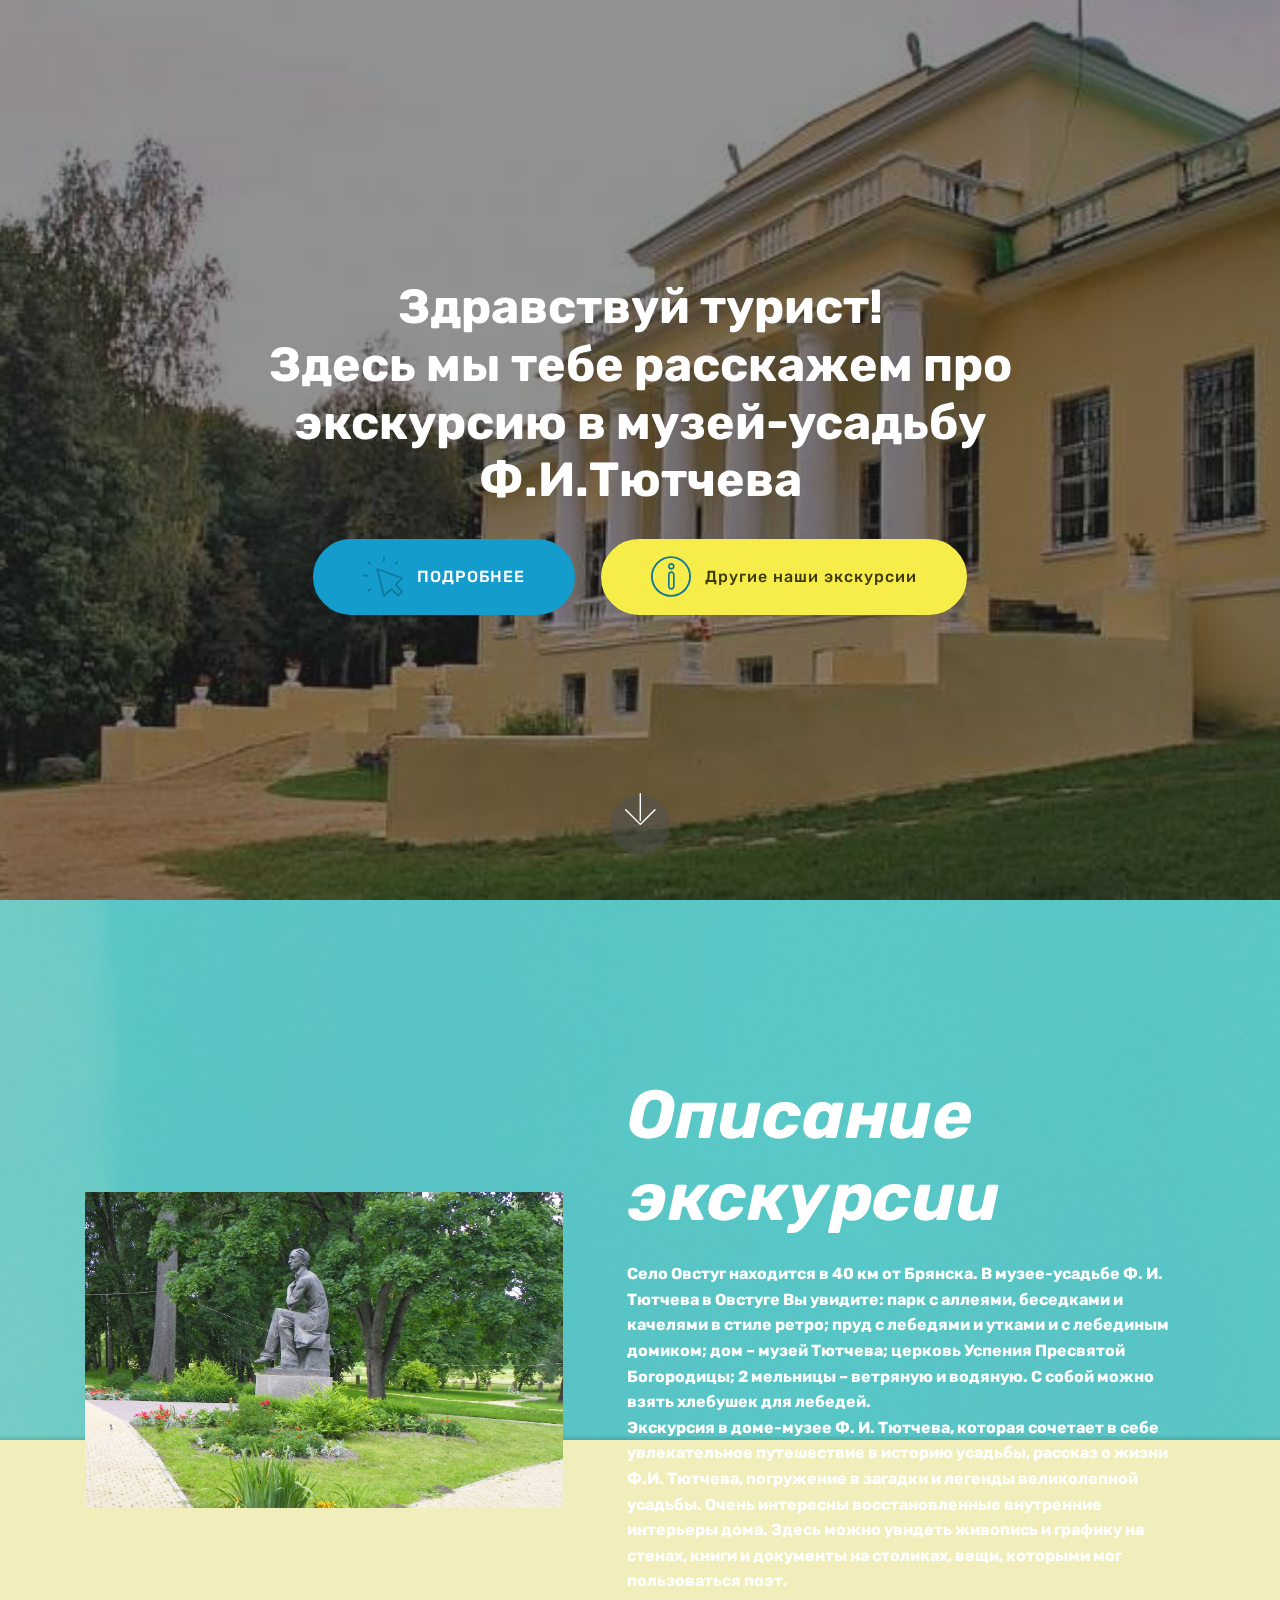
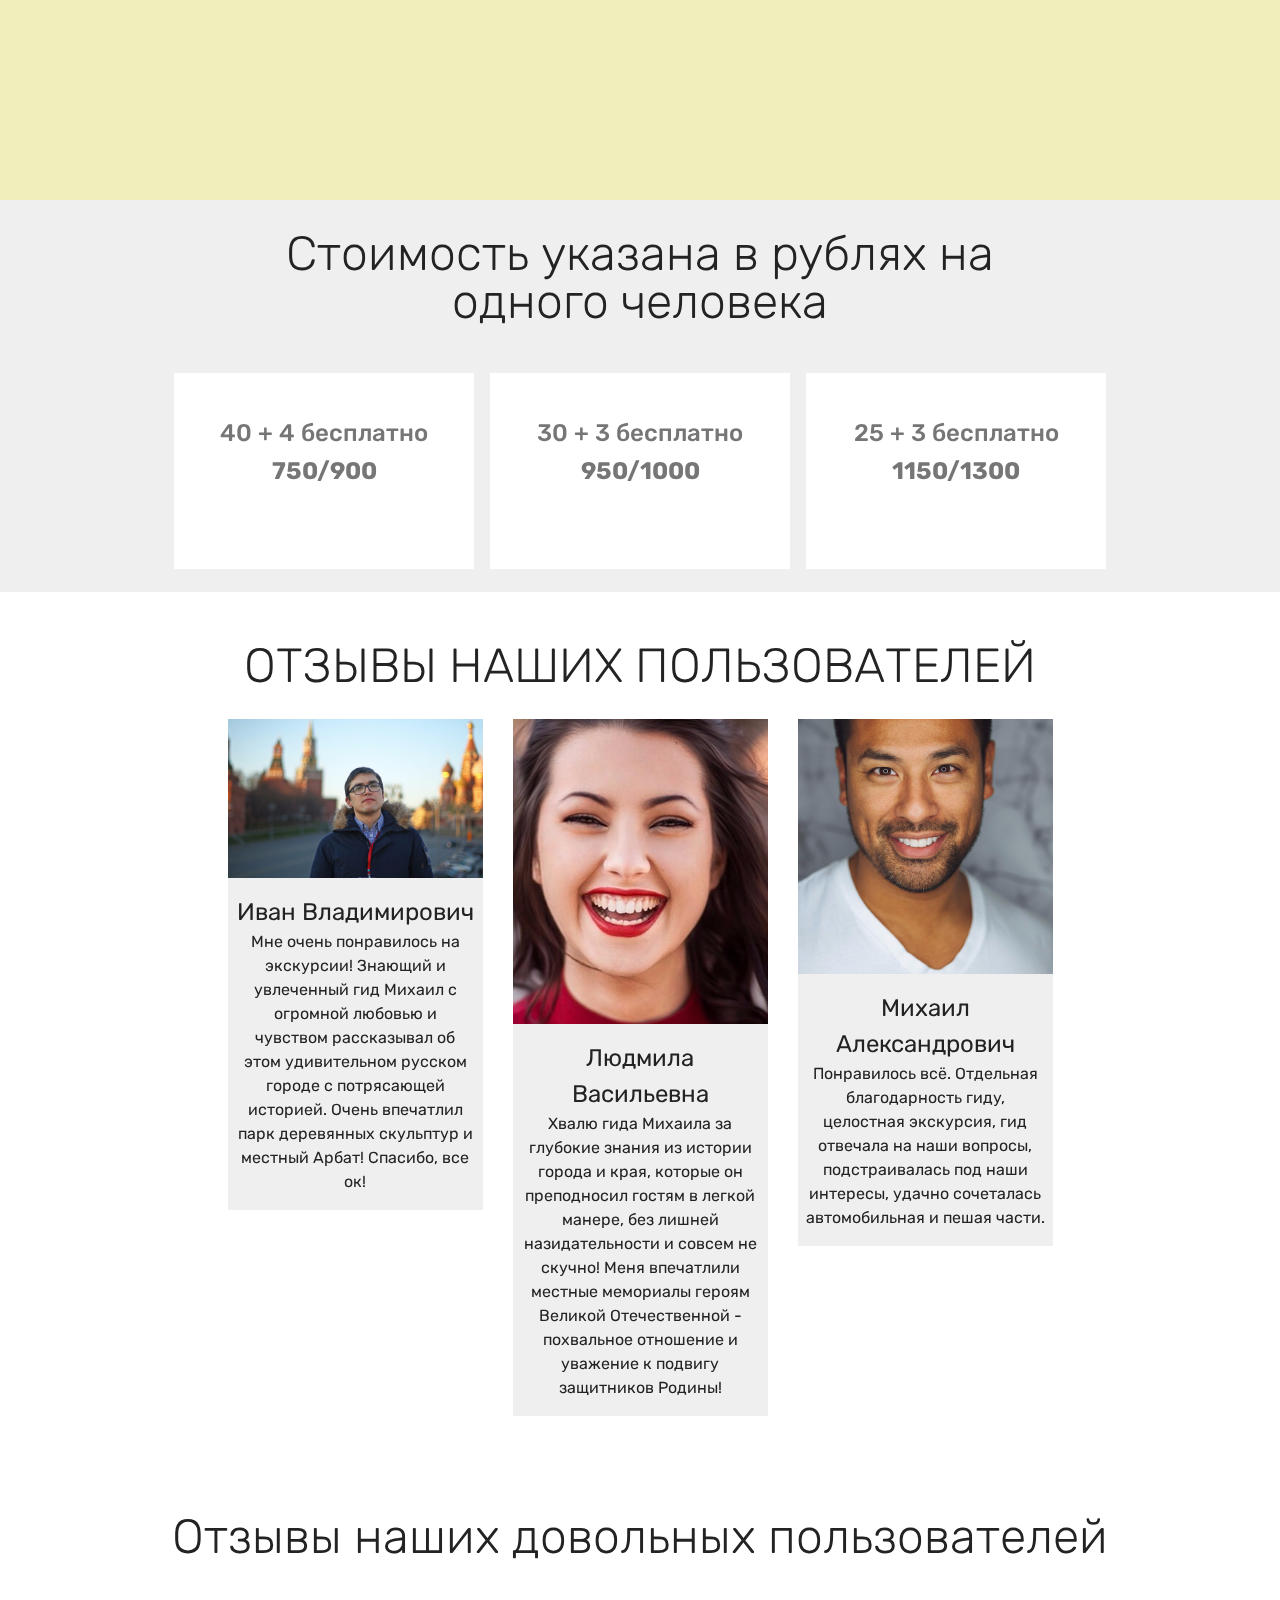
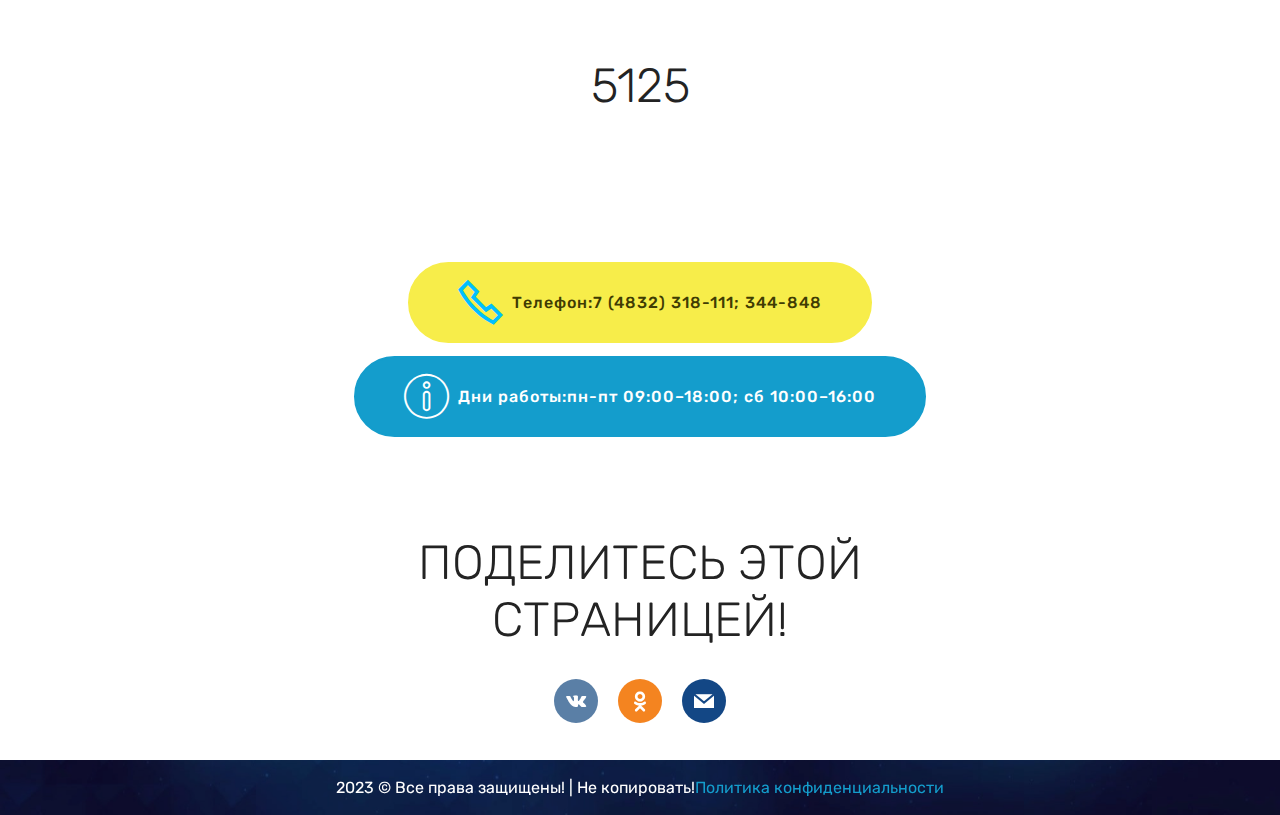
<file: index.html>
<!DOCTYPE html>
<html  >
<head>
  <!-- Site made with Mobirise Website Builder v4.12.4, https://mobirise.com -->
  <meta charset="UTF-8">
  <meta http-equiv="X-UA-Compatible" content="IE=edge">
  <meta name="generator" content="Mobirise v4.12.4, mobirise.com">
  <meta name="viewport" content="width=device-width, initial-scale=1, minimum-scale=1">
  <link rel="shortcut icon" href="assets/images/d00f60bbd7a036c5baceef84589d18376bb0282e.a776446e-1.jpg" type="image/x-icon">
  <meta name="description" content="">
  
  
  <title>Экскурсия в Музей-усадьбу  Ф. И. Тютчева</title>
  <link rel="stylesheet" href="assets/web/assets/mobirise-icons2/mobirise2.css">
  <link rel="stylesheet" href="assets/web/assets/mobirise-icons/mobirise-icons.css">
  <link rel="stylesheet" href="assets/bootstrap/css/bootstrap.min.css">
  <link rel="stylesheet" href="assets/bootstrap/css/bootstrap-grid.min.css">
  <link rel="stylesheet" href="assets/bootstrap/css/bootstrap-reboot.min.css">
  <link rel="stylesheet" href="assets/socicon/css/styles.css">
  <link rel="stylesheet" href="assets/tether/tether.min.css">
  <link rel="stylesheet" href="assets/theme/css/style.css">
  <link rel="preload" as="style" href="assets/mobirise/css/mbr-additional.css"><link rel="stylesheet" href="assets/mobirise/css/mbr-additional.css" type="text/css">
  
  
  
</head>
<body>
  <section class="cid-tEelRK9lSi mbr-fullscreen mbr-parallax-background" id="header2-0">

    

    <div class="mbr-overlay" style="opacity: 0.5; background-color: rgb(35, 35, 35);"></div>

    <div class="container align-center">
        <div class="row justify-content-md-center">
            <div class="mbr-white col-md-10">
                <h1 class="mbr-section-title mbr-bold pb-3 mbr-fonts-style display-2">Здравствуй турист!<br>Здесь мы тебе расскажем про экскурсию в музей-усадьбу Ф.И.Тютчева</h1>
                
                
                <div class="mbr-section-btn"><a class="btn btn-md btn-primary display-7" href="https://imperator-tour.ru/jekskursionnye-tury/dlja-grupp-shkolnikivzroslye/avtobusnye-tury-po-brjansku/jekskursii-v-parki-usadby-zapovedniki-i-jekoturizm-/ovstug-muzejusadba/"><span class="mbri-cursor-click mbr-iconfont mbr-iconfont-btn" style="font-size: 40px; color: rgb(15, 118, 153);"></span>ПОДРОБНЕЕ</a> <a class="btn btn-md btn-success display-7" href="https://extraguide.ru/russia/bryansk/"><span class="mbri-info mbr-iconfont mbr-iconfont-btn" style="font-size: 40px; color: rgb(15, 118, 153);"></span>Другие наши экскурсии</a></div>
            </div>
        </div>
    </div>
    <div class="mbr-arrow hidden-sm-down" aria-hidden="true">
        <a href="#next">
            <i class="mbri-down mbr-iconfont"></i>
        </a>
    </div>
</section>

<section class="engine"><a href="https://mobirise.info/h">create your own web page for free</a></section><section class="header3 cid-tEetjwzGYJ mbr-fullscreen mbr-parallax-background" id="header3-3">

    

    <div class="mbr-overlay" style="opacity: 0.3; background-color: rgb(247, 237, 74);">
    </div>

    <div class="container">
        <div class="media-container-row">
            <div class="mbr-figure" style="width: 90%;">
                <img src="assets/images/w8w28xunxe5mesinvhhlymunk70ihmr7.jpg" alt="Mobirise" title="">
            </div>

            <div class="media-content">
                <h1 class="mbr-section-title mbr-white pb-3 mbr-fonts-style display-1"><strong><em>
                    Описание экскурсии</em></strong></h1>
                
                <div class="mbr-section-text mbr-white pb-3 ">
                    <p class="mbr-text mbr-fonts-style display-7"><strong>Село Овстуг находится в 40 км от Брянска. В музее-усадьбе Ф. И. Тютчева в Овстуге Вы увидите: парк с аллеями, беседками и качелями в стиле ретро; пруд с лебедями и утками и с лебединым домиком; дом – музей Тютчева; церковь Успения Пресвятой Богородицы; 2 мельницы – ветряную и водяную. С собой можно взять хлебушек для лебедей.
<br>Экскурсия в доме-музее Ф. И. Тютчева, которая сочетает в себе увлекательное путешествие в историю усадьбы, рассказ о жизни Ф.И. Тютчева, погружение в загадки и легенды великолепной усадьбы. Очень интересны восстановленные внутренние интерьеры дома. Здесь можно увидеть живопись и графику на стенах, книги и документы на столиках, вещи, которыми мог пользоваться поэт.</strong></p>
                </div>
                
            </div>
        </div>
    </div>

</section>

<section class="mbr-section content4 cid-tEevoxBMp4" id="content4-5">

    

    <div class="container">
        <div class="media-container-row">
            <div class="title col-12 col-md-8">
                <h2 class="align-center pb-3 mbr-fonts-style display-2">Стоимость указана в рублях на одного человека</h2>
                
                
            </div>
        </div>
    </div>
</section>

<section class="pricing-table1 cid-tEeARXbv8d" id="pricing-tables1-b">

    

    
    <div class="container">
        <div class="media-container-row">

            <div class="plan col-12 mx-2 my-2 justify-content-center col-lg-4">
                <div class="plan-header text-center pt-5">
                    <h3 class="plan-title mbr-fonts-style display-5">40 + 4 бесплатно</h3>
                    <div class="plan-price">
                        <span class="price-value mbr-fonts-style display-5">750/900</span>
                        <span class="price-figure mbr-fonts-style display-1"></span>
                        <small class="price-term mbr-fonts-style display-7"></small>
                    </div>
                </div>
                <div class="plan-body pb-5">
                    <div class="plan-list align-center">
                        <ul class="list-group list-group-flush mbr-fonts-style display-7"></ul>
                    </div>
                    
                </div>
            </div>

            <div class="plan col-12 mx-2 my-2 justify-content-center col-lg-4">
                <div class="plan-header text-center pt-5">
                    <h3 class="plan-title mbr-fonts-style display-5">30 + 3 бесплатно</h3>
                    <div class="plan-price">
                        <span class="price-value mbr-fonts-style display-5">950/1000</span>
                        <span class="price-figure mbr-fonts-style display-1"></span>
                        <small class="price-term mbr-fonts-style display-7"></small>
                    </div>
                </div>
                <div class="plan-body pb-5">
                    <div class="plan-list align-center">
                        <ul class="list-group list-group-flush mbr-fonts-style display-7"></ul>
                    </div>
                    
                </div>
            </div>

            <div class="plan col-12 mx-2 my-2 justify-content-center col-lg-4">
                <div class="plan-header text-center pt-5">
                    <h3 class="plan-title mbr-fonts-style display-5">25 + 3 бесплатно</h3>
                    <div class="plan-price">
                        <span class="price-value mbr-fonts-style display-5">1150/1300</span>
                        <span class="price-figure mbr-fonts-style display-1"></span>
                        <small class="price-term mbr-fonts-style display-7"></small>
                    </div>
                </div>
                <div class="plan-body pb-5">
                    <div class="plan-list align-center">
                        <ul class="list-group list-group-flush mbr-fonts-style display-7"></ul>
                    </div>
                    
                </div>
            </div>

            
        </div>
    </div>
</section>

<section class="team1 cid-tEeFWaqiRK" id="team1-h">
    
    
    
    <div class="container align-center">
        <h2 class="pb-3 mbr-fonts-style mbr-section-title display-2">ОТЗЫВЫ НАШИХ ПОЛЬЗОВАТЕЛЕЙ</h2>
        
        <div class="row media-row">
            
        <div class="team-item col-lg-3 col-md-6">
                <div class="item-image">
                    <img src="assets/images/yfbguekygrfwuegwkfjhevfuweygukwgdkjd-2.jpeg" alt="" title="">
                </div>
                <div class="item-caption py-3">
                    <div class="item-name px-2">
                        <p class="mbr-fonts-style display-5">
                           Иван Владимирович</p>
                    </div>
                    <div class="item-role px-2">
                        <p>Мне очень понравилось на экскурсии! Знающий и увлеченный гид Михаил с огромной любовью и чувством рассказывал об этом удивительном русском городе с потрясающей историей. Очень впечатлил парк деревянных скульптур и местный Арбат! Спасибо, все ок!</p>
                    </div>
                    
                </div>
            </div><div class="team-item col-lg-3 col-md-6">
                <div class="item-image">
                    <img src="assets/images/face2-2.jpeg" alt="" title="">
                </div>
                <div class="item-caption py-3">
                    <div class="item-name px-2">
                        <p class="mbr-fonts-style display-5">
                           Людмила Васильевна</p>
                    </div>
                    <div class="item-role px-2">
                        <p>Хвалю гида Михаила за глубокие знания из истории города и края, которые он преподносил гостям в легкой манере, без лишней назидательности и совсем не скучно! Меня впечатлили местные мемориалы героям Великой Отечественной - похвальное отношение и уважение к подвигу защитников Родины!</p>
                    </div>
                    
                </div>
            </div><div class="team-item col-lg-3 col-md-6">
                <div class="item-image">
                    <img src="assets/images/face3.jpeg" alt="" title="">
                </div>
                <div class="item-caption py-3">
                    <div class="item-name px-2">
                        <p class="mbr-fonts-style display-5">
                           Михаил Александрович</p>
                    </div>
                    <div class="item-role px-2">
                        <p>Понравилось всё. Отдельная благодарность гиду, целостная экскурсия, гид отвечала на наши вопросы, подстраивалась под наши интересы, удачно сочеталась автомобильная и пешая части.</p>
                    </div>
                    
                </div>
            </div></div>    
    </div>
</section>

<section class="counters1 counters cid-tEeHTkns6J" id="counters1-j">

    

    

    <div class="container">
        <h2 class="mbr-section-title pb-3 align-center mbr-fonts-style display-2">
            Отзывы наших довольных пользователей</h2>
        

        <div class="container pt-4 mt-2">
            <div class="media-container-row">
                <div class="card p-3 align-center col-12 col-md-6">
                    <div class="panel-item p-3">
                        

                        <div class="card-text">
                            <h3 class="count pt-3 pb-3 mbr-fonts-style display-2">5125</h3>
                            
                            
                        </div>
                    </div>
                </div>


                

                


                
            </div>
        </div>
   </div>
</section>

<section class="mbr-section content8 cid-tEexpefjmv" id="content8-8">

    

    <div class="container">
        <div class="media-container-row title">
            <div class="col-12 col-md-8">
                <div class="mbr-section-btn align-center"><a class="btn btn-success display-7" href="https://mobirise.co"><span class="mobi-mbri mobi-mbri-phone mbr-iconfont mbr-iconfont-btn" style="font-size: 45px; color: rgb(0, 191, 255);"></span>Телефон:7 (4832) 318-111; 344-848</a> <a class="btn btn-primary display-7" href="https://mobirise.co"><span class="mbri-info mbr-iconfont mbr-iconfont-btn" style="font-size: 45px;"></span>Дни работы:пн-пт 09:00–18:00; сб 10:00–16:00</a></div>
            </div>
        </div>
    </div>
</section>

<section class="cid-tEeHem34E9" id="social-buttons3-i">
    
    

    

    <div class="container">
        <div class="media-container-row">
            <div class="col-md-8 align-center">
                <h2 class="pb-3 mbr-section-title mbr-fonts-style display-2">
                    ПОДЕЛИТЕСЬ ЭТОЙ СТРАНИЦЕЙ!
                </h2>
                <div>
                    <div class="mbr-social-likes">
                        
                        
                        <span class="btn btn-social vkontakte socicon-bg-vkontakte mx-2" title="Поделиться в VK">
                            <i class="socicon socicon-vkontakte"></i>
                        </span>
                        <span class="btn btn-social odnoklassniki socicon-bg-odnoklassniki mx-2" title="Поделиться в OK">
                            <i class="socicon socicon-odnoklassniki"></i>
                        </span>
                        
                        <span class="btn btn-social mailru socicon-bg-mail mx-2" title="Поделиться в Mail.ru">
                            <i class="socicon socicon-mail"></i>
                        </span>
                    </div>
                </div>
            </div>
        </div>
    </div>
</section>

<section once="footers" class="cid-tEewYLlP6J" id="footer6-6">

    

    <div class="mbr-overlay" style="opacity: 0.3; background-color: rgb(35, 16, 79);"></div>

    <div class="container">
        <div class="media-container-row align-center mbr-white">
            <div class="col-12">
                <p class="mbr-text mb-0 mbr-fonts-style display-7">2023 © Все права защищены! | Не копировать!<a href="page1.html#content1-l">Политика конфиденциальности</a><br></p>
            </div>
        </div>
    </div>
</section>


  <script src="assets/popper/popper.min.js"></script>
  <script src="assets/web/assets/jquery/jquery.min.js"></script>
  <script src="assets/bootstrap/js/bootstrap.min.js"></script>
  <script src="assets/smoothscroll/smooth-scroll.js"></script>
  <script src="assets/viewportchecker/jquery.viewportchecker.js"></script>
  <script src="assets/sociallikes/social-likes.js"></script>
  <script src="assets/tether/tether.min.js"></script>
  <script src="assets/parallax/jarallax.min.js"></script>
  <script src="assets/theme/js/script.js"></script>
  
  
</body>
</html>
</file>
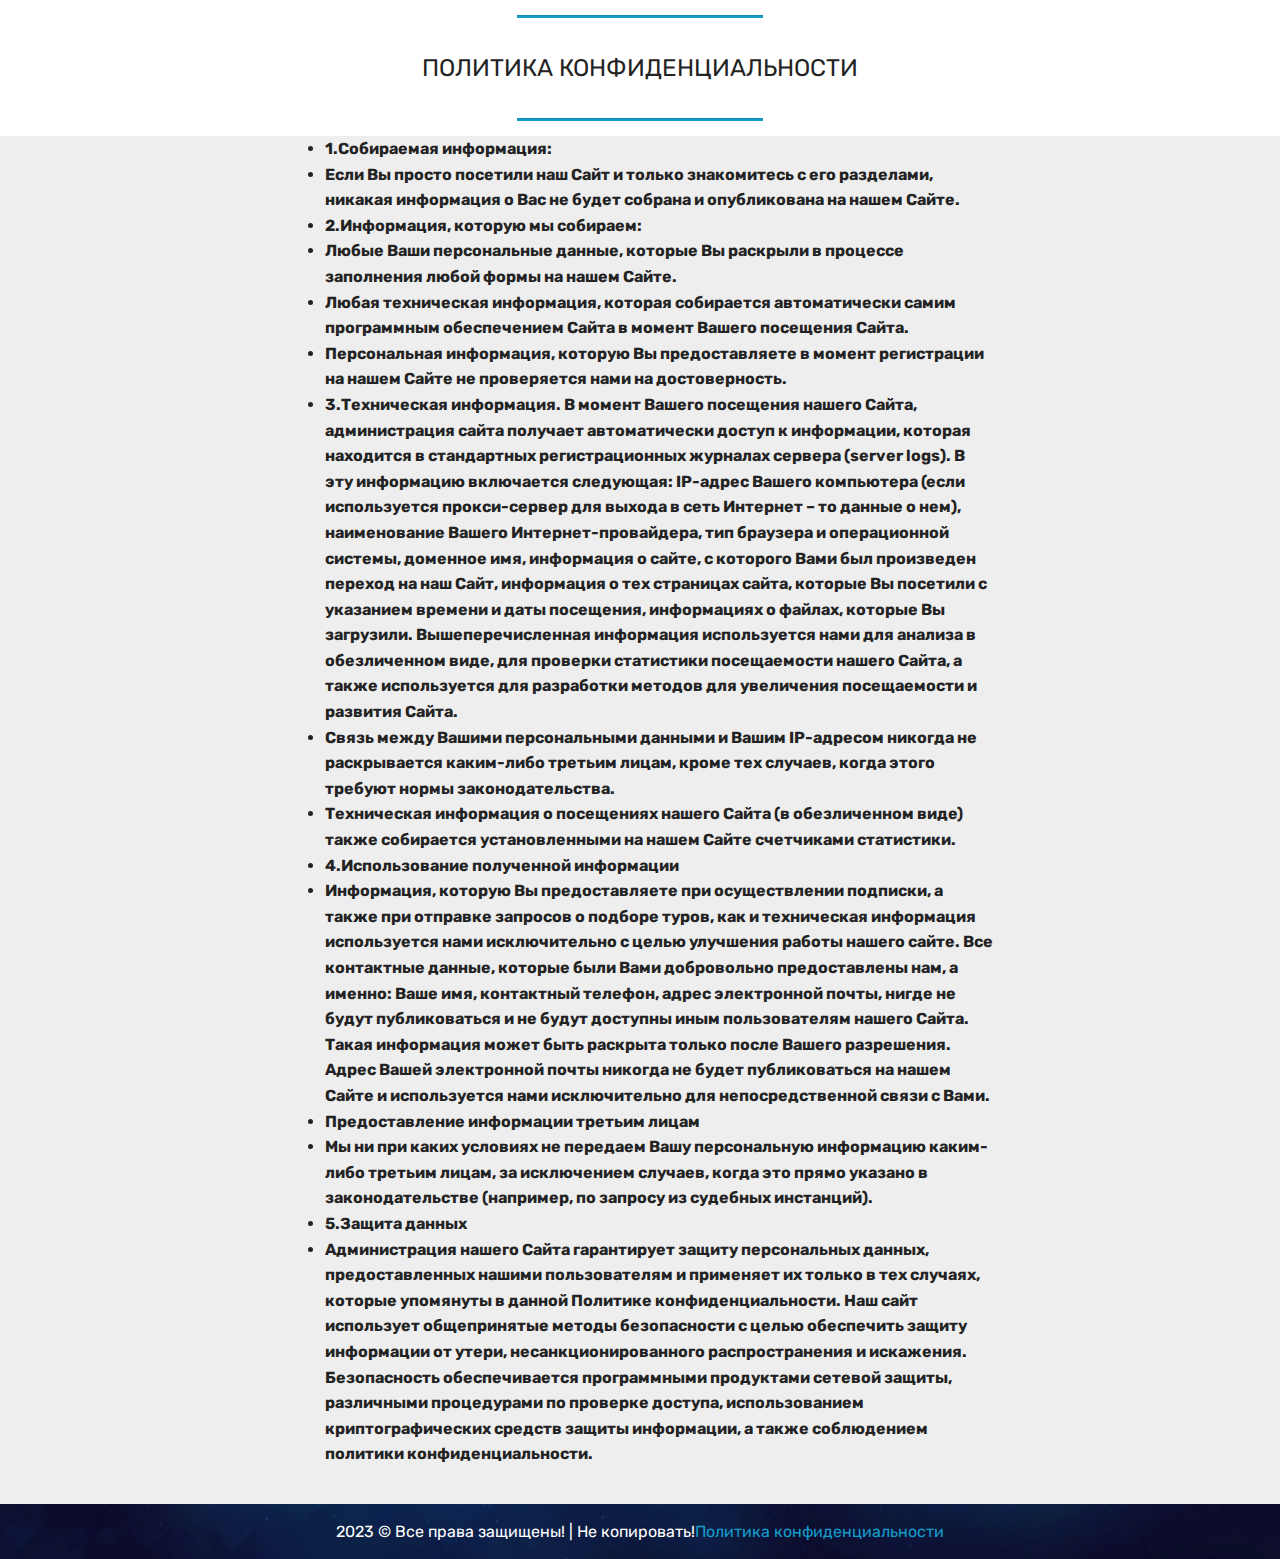
<file: page1.html>
<!DOCTYPE html>
<html  >
<head>
  <!-- Site made with Mobirise Website Builder v4.12.4, https://mobirise.com -->
  <meta charset="UTF-8">
  <meta http-equiv="X-UA-Compatible" content="IE=edge">
  <meta name="generator" content="Mobirise v4.12.4, mobirise.com">
  <meta name="viewport" content="width=device-width, initial-scale=1, minimum-scale=1">
  <link rel="shortcut icon" href="assets/images/d00f60bbd7a036c5baceef84589d18376bb0282e.a776446e-1.jpg" type="image/x-icon">
  <meta name="description" content="Web Page Maker Description">
  
  
  <title>Политика Конфиденциальности</title>
  <link rel="stylesheet" href="assets/bootstrap/css/bootstrap.min.css">
  <link rel="stylesheet" href="assets/bootstrap/css/bootstrap-grid.min.css">
  <link rel="stylesheet" href="assets/bootstrap/css/bootstrap-reboot.min.css">
  <link rel="stylesheet" href="assets/tether/tether.min.css">
  <link rel="stylesheet" href="assets/theme/css/style.css">
  <link rel="preload" as="style" href="assets/mobirise/css/mbr-additional.css"><link rel="stylesheet" href="assets/mobirise/css/mbr-additional.css" type="text/css">
  
  
  
</head>
<body>
  <section class="mbr-section article content9 cid-tEOpuzk9Gg" id="content9-n">
    
     

    <div class="container">
        <div class="inner-container" style="width: 92%;">
            <hr class="line" style="width: 24%;">
            <div class="section-text align-center mbr-fonts-style display-5">ПОЛИТИКА КОНФИДЕНЦИАЛЬНОСТИ</div>
            <hr class="line" style="width: 24%;">
        </div>
        </div>
</section>

<section class="engine"><a href="https://mobirise.info/i">web creation software</a></section><section class="mbr-section article content12 cid-tEOtj1tHDM" id="content12-p">
     

    <div class="container">
        <div class="media-container-row">
            <div class="mbr-text counter-container col-12 col-md-8 mbr-fonts-style display-7">
                <ul>
                    <li><strong>1.Собираемая информация:
</strong></li><li><strong>
</strong><strong>Если Вы просто посетили наш Сайт и только знакомитесь с его разделами, никакая информация о Вас не будет собрана и опубликована на нашем Сайте.&nbsp;</strong></li><li><strong>2.Информация, которую мы собираем:
</strong></li><li><strong>
</strong><strong>Любые Ваши персональные данные, которые Вы раскрыли в процессе заполнения любой формы на нашем Сайте. &nbsp;</strong></li><li><strong>Любая техническая информация, которая собирается автоматически самим программным обеспечением Сайта в момент Вашего посещения Сайта. 
</strong></li><li><strong>Персональная информация, которую Вы предоставляете в момент регистрации на нашем Сайте не проверяется нами на достоверность.
</strong></li><li><strong>3.Техническая информация. В момент Вашего посещения нашего Сайта, администрация сайта получает автоматически доступ к информации, которая находится в стандартных регистрационных журналах сервера (server logs). В эту информацию включается следующая: IP-адрес Вашего компьютера (если используется прокси-сервер для выхода в сеть Интернет – то данные о нем), наименование Вашего Интернет-провайдера, тип браузера и операционной системы, доменное имя, информация о сайте, с которого Вами был произведен переход на наш Сайт, информация о тех страницах сайта, которые Вы посетили с указанием времени и даты посещения, информациях о файлах, которые Вы загрузили. Вышеперечисленная информация используется нами для анализа в обезличенном виде, для проверки статистики посещаемости нашего Сайта, а также используется для разработки методов для увеличения посещаемости и развития Сайта.
</strong></li><li><strong>Связь между Вашими персональными данными и Вашим IP-адресом никогда не раскрывается каким-либо третьим лицам, кроме тех случаев, когда этого требуют нормы законодательства.
</strong></li><li><strong>Техническая информация о посещениях нашего Сайта (в обезличенном виде) также собирается установленными на нашем Сайте счетчиками статистики.
</strong></li><li><strong>4.Использование полученной информации
</strong></li><li><strong>Информация, которую Вы предоставляете при осуществлении подписки, а также при отправке запросов о подборе туров, как и техническая информация используется нами исключительно с целью улучшения работы нашего сайте. Все контактные данные, которые были Вами добровольно предоставлены нам, а именно: Ваше имя, контактный телефон, адрес электронной почты, нигде не будут публиковаться и не будут доступны иным пользователям нашего Сайта. Такая информация может быть раскрыта только после Вашего разрешения. Адрес Вашей электронной почты никогда не будет публиковаться на нашем Сайте и используется нами исключительно для непосредственной связи с Вами.
</strong></li><li><strong>Предоставление информации третьим лицам
</strong></li><li><strong>Мы ни при каких условиях не передаем Вашу персональную информацию каким-либо третьим лицам, за исключением случаев, когда это прямо указано в законодательстве (например, по запросу из судебных инстанций).
</strong></li><li><strong>5.Защита данных
</strong></li><li><strong>Администрация нашего Сайта гарантирует защиту персональных данных, предоставленных нашими пользователям и применяет их только в тех случаях, которые упомянуты в данной Политике конфиденциальности. Наш сайт использует общепринятые методы безопасности с целью обеспечить защиту информации от утери, несанкционированного распространения и искажения. Безопасность обеспечивается программными продуктами сетевой защиты, различными процедурами по проверке доступа, использованием криптографических средств защиты информации, а также соблюдением политики конфиденциальности.</strong></li>
                </ul>
            </div>
        </div>
    </div>
</section>

<section once="footers" class="cid-tEewYLlP6J" id="footer6-k">

    

    <div class="mbr-overlay" style="opacity: 0.3; background-color: rgb(35, 16, 79);"></div>

    <div class="container">
        <div class="media-container-row align-center mbr-white">
            <div class="col-12">
                <p class="mbr-text mb-0 mbr-fonts-style display-7">2023 © Все права защищены! | Не копировать!<a href="page1.html#content1-l">Политика конфиденциальности</a><br></p>
            </div>
        </div>
    </div>
</section>


  <script src="assets/web/assets/jquery/jquery.min.js"></script>
  <script src="assets/popper/popper.min.js"></script>
  <script src="assets/bootstrap/js/bootstrap.min.js"></script>
  <script src="assets/tether/tether.min.js"></script>
  <script src="assets/smoothscroll/smooth-scroll.js"></script>
  <script src="assets/theme/js/script.js"></script>
  
  
</body>
</html>
</file>
<file: assets/web/assets/mobirise-icons2/mobirise2.css>
@font-face {
  font-family: 'Moririse2';
  font-display: swap;
  src:  url('mobirise2.eot?f2bix4');
  src:  url('mobirise2.eot?f2bix4#iefix') format('embedded-opentype'),
    url('mobirise2.ttf?f2bix4') format('truetype'),
    url('mobirise2.woff?f2bix4') format('woff'),
    url('mobirise2.svg?f2bix4#mobirise2') format('svg');
  font-weight: normal;
  font-style: normal;
}

[class^="mobi-"], [class*=" mobi-"] {
  /* use !important to prevent issues with browser extensions that change fonts */
  font-family: 'Moririse2' !important;
  speak: none;
  font-style: normal;
  font-weight: normal;
  font-variant: normal;
  text-transform: none;
  line-height: 1;

  /* Better Font Rendering =========== */
  -webkit-font-smoothing: antialiased;
  -moz-osx-font-smoothing: grayscale;
}

.mobi-mbri-add-submenu:before {
  content: "\e900";
}
.mobi-mbri-alert:before {
  content: "\e901";
}
.mobi-mbri-align-center:before {
  content: "\e902";
}
.mobi-mbri-align-justify:before {
  content: "\e903";
}
.mobi-mbri-align-left:before {
  content: "\e904";
}
.mobi-mbri-align-right:before {
  content: "\e905";
}
.mobi-mbri-android:before {
  content: "\e906";
}
.mobi-mbri-apple:before {
  content: "\e907";
}
.mobi-mbri-arrow-down:before {
  content: "\e908";
}
.mobi-mbri-arrow-next:before {
  content: "\e909";
}
.mobi-mbri-arrow-prev:before {
  content: "\e90a";
}
.mobi-mbri-arrow-up:before {
  content: "\e90b";
}
.mobi-mbri-bold:before {
  content: "\e90c";
}
.mobi-mbri-bookmark:before {
  content: "\e90d";
}
.mobi-mbri-bootstrap:before {
  content: "\e90e";
}
.mobi-mbri-briefcase:before {
  content: "\e90f";
}
.mobi-mbri-browse:before {
  content: "\e910";
}
.mobi-mbri-bulleted-list:before {
  content: "\e911";
}
.mobi-mbri-calendar:before {
  content: "\e912";
}
.mobi-mbri-camera:before {
  content: "\e913";
}
.mobi-mbri-cart-add:before {
  content: "\e914";
}
.mobi-mbri-cart-full:before {
  content: "\e915";
}
.mobi-mbri-cash:before {
  content: "\e916";
}
.mobi-mbri-change-style:before {
  content: "\e917";
}
.mobi-mbri-chat:before {
  content: "\e918";
}
.mobi-mbri-clock:before {
  content: "\e919";
}
.mobi-mbri-close:before {
  content: "\e91a";
}
.mobi-mbri-cloud:before {
  content: "\e91b";
}
.mobi-mbri-code:before {
  content: "\e91c";
}
.mobi-mbri-contact-form:before {
  content: "\e91d";
}
.mobi-mbri-credit-card:before {
  content: "\e91e";
}
.mobi-mbri-cursor-click:before {
  content: "\e91f";
}
.mobi-mbri-cust-feedback:before {
  content: "\e920";
}
.mobi-mbri-database:before {
  content: "\e921";
}
.mobi-mbri-delivery:before {
  content: "\e922";
}
.mobi-mbri-desktop:before {
  content: "\e923";
}
.mobi-mbri-devices:before {
  content: "\e924";
}
.mobi-mbri-down:before {
  content: "\e925";
}
.mobi-mbri-download-2:before {
  content: "\e926";
}
.mobi-mbri-download:before {
  content: "\e927";
}
.mobi-mbri-drag-n-drop-2:before {
  content: "\e928";
}
.mobi-mbri-drag-n-drop:before {
  content: "\e929";
}
.mobi-mbri-edit-2:before {
  content: "\e92a";
}
.mobi-mbri-edit:before {
  content: "\e92b";
}
.mobi-mbri-error:before {
  content: "\e92c";
}
.mobi-mbri-extension:before {
  content: "\e92d";
}
.mobi-mbri-features:before {
  content: "\e92e";
}
.mobi-mbri-file:before {
  content: "\e92f";
}
.mobi-mbri-flag:before {
  content: "\e930";
}
.mobi-mbri-folder:before {
  content: "\e931";
}
.mobi-mbri-gift:before {
  content: "\e932";
}
.mobi-mbri-github:before {
  content: "\e933";
}
.mobi-mbri-globe-2:before {
  content: "\e934";
}
.mobi-mbri-globe:before {
  content: "\e935";
}
.mobi-mbri-growing-chart:before {
  content: "\e936";
}
.mobi-mbri-hearth:before {
  content: "\e937";
}
.mobi-mbri-help:before {
  content: "\e938";
}
.mobi-mbri-home:before {
  content: "\e939";
}
.mobi-mbri-hot-cup:before {
  content: "\e93a";
}
.mobi-mbri-idea:before {
  content: "\e93b";
}
.mobi-mbri-image-gallery:before {
  content: "\e93c";
}
.mobi-mbri-image-slider:before {
  content: "\e93d";
}
.mobi-mbri-info:before {
  content: "\e93e";
}
.mobi-mbri-italic:before {
  content: "\e93f";
}
.mobi-mbri-key:before {
  content: "\e940";
}
.mobi-mbri-laptop:before {
  content: "\e941";
}
.mobi-mbri-layers:before {
  content: "\e942";
}
.mobi-mbri-left-right:before {
  content: "\e943";
}
.mobi-mbri-left:before {
  content: "\e944";
}
.mobi-mbri-letter:before {
  content: "\e945";
}
.mobi-mbri-like:before {
  content: "\e946";
}
.mobi-mbri-link:before {
  content: "\e947";
}
.mobi-mbri-lock:before {
  content: "\e948";
}
.mobi-mbri-login:before {
  content: "\e949";
}
.mobi-mbri-logout:before {
  content: "\e94a";
}
.mobi-mbri-magic-stick:before {
  content: "\e94b";
}
.mobi-mbri-map-pin:before {
  content: "\e94c";
}
.mobi-mbri-menu:before {
  content: "\e94d";
}
.mobi-mbri-mobile-2:before {
  content: "\e94e";
}
.mobi-mbri-mobile-horizontal:before {
  content: "\e94f";
}
.mobi-mbri-mobile:before {
  content: "\e950";
}
.mobi-mbri-mobirise:before {
  content: "\e951";
}
.mobi-mbri-more-horizontal:before {
  content: "\e952";
}
.mobi-mbri-more-vertical:before {
  content: "\e953";
}
.mobi-mbri-music:before {
  content: "\e954";
}
.mobi-mbri-new-file:before {
  content: "\e955";
}
.mobi-mbri-numbered-list:before {
  content: "\e956";
}
.mobi-mbri-opened-folder:before {
  content: "\e957";
}
.mobi-mbri-pages:before {
  content: "\e958";
}
.mobi-mbri-paper-plane:before {
  content: "\e959";
}
.mobi-mbri-paperclip:before {
  content: "\e95a";
}
.mobi-mbri-phone:before {
  content: "\e95b";
}
.mobi-mbri-photo:before {
  content: "\e95c";
}
.mobi-mbri-photos:before {
  content: "\e95d";
}
.mobi-mbri-pin:before {
  content: "\e95e";
}
.mobi-mbri-play:before {
  content: "\e95f";
}
.mobi-mbri-plus:before {
  content: "\e960";
}
.mobi-mbri-preview:before {
  content: "\e961";
}
.mobi-mbri-print:before {
  content: "\e962";
}
.mobi-mbri-protect:before {
  content: "\e963";
}
.mobi-mbri-question:before {
  content: "\e964";
}
.mobi-mbri-quote-left:before {
  content: "\e965";
}
.mobi-mbri-quote-right:before {
  content: "\e966";
}
.mobi-mbri-redo:before {
  content: "\e967";
}
.mobi-mbri-refresh:before {
  content: "\e968";
}
.mobi-mbri-responsive-2:before {
  content: "\e969";
}
.mobi-mbri-responsive:before {
  content: "\e96a";
}
.mobi-mbri-right:before {
  content: "\e96b";
}
.mobi-mbri-rocket:before {
  content: "\e96c";
}
.mobi-mbri-sad-face:before {
  content: "\e96d";
}
.mobi-mbri-sale:before {
  content: "\e96e";
}
.mobi-mbri-save:before {
  content: "\e96f";
}
.mobi-mbri-search:before {
  content: "\e970";
}
.mobi-mbri-setting-2:before {
  content: "\e971";
}
.mobi-mbri-setting-3:before {
  content: "\e972";
}
.mobi-mbri-setting:before {
  content: "\e973";
}
.mobi-mbri-share:before {
  content: "\e974";
}
.mobi-mbri-shopping-bag:before {
  content: "\e975";
}
.mobi-mbri-shopping-basket:before {
  content: "\e976";
}
.mobi-mbri-shopping-cart:before {
  content: "\e977";
}
.mobi-mbri-sites:before {
  content: "\e978";
}
.mobi-mbri-smile-face:before {
  content: "\e979";
}
.mobi-mbri-speed:before {
  content: "\e97a";
}
.mobi-mbri-star:before {
  content: "\e97b";
}
.mobi-mbri-success:before {
  content: "\e97c";
}
.mobi-mbri-sun:before {
  content: "\e97d";
}
.mobi-mbri-sun2:before {
  content: "\e97e";
}
.mobi-mbri-tablet-vertical:before {
  content: "\e97f";
}
.mobi-mbri-tablet:before {
  content: "\e980";
}
.mobi-mbri-target:before {
  content: "\e981";
}
.mobi-mbri-timer:before {
  content: "\e982";
}
.mobi-mbri-to-ftp:before {
  content: "\e983";
}
.mobi-mbri-to-local-drive:before {
  content: "\e984";
}
.mobi-mbri-touch-swipe:before {
  content: "\e985";
}
.mobi-mbri-touch:before {
  content: "\e986";
}
.mobi-mbri-trash:before {
  content: "\e987";
}
.mobi-mbri-underline:before {
  content: "\e988";
}
.mobi-mbri-undo:before {
  content: "\e989";
}
.mobi-mbri-unlink:before {
  content: "\e98a";
}
.mobi-mbri-unlock:before {
  content: "\e98b";
}
.mobi-mbri-up-down:before {
  content: "\e98c";
}
.mobi-mbri-up:before {
  content: "\e98d";
}
.mobi-mbri-update:before {
  content: "\e98e";
}
.mobi-mbri-upload-2:before {
  content: "\e98f";
}
.mobi-mbri-upload:before {
  content: "\e990";
}
.mobi-mbri-user-2:before {
  content: "\e991";
}
.mobi-mbri-user:before {
  content: "\e992";
}
.mobi-mbri-users:before {
  content: "\e993";
}
.mobi-mbri-video-play:before {
  content: "\e994";
}
.mobi-mbri-video:before {
  content: "\e995";
}
.mobi-mbri-watch:before {
  content: "\e996";
}
.mobi-mbri-website-theme-2:before {
  content: "\e997";
}
.mobi-mbri-website-theme:before {
  content: "\e998";
}
.mobi-mbri-wifi:before {
  content: "\e999";
}
.mobi-mbri-windows:before {
  content: "\e99a";
}
.mobi-mbri-zoom-in:before {
  content: "\e99b";
}
.mobi-mbri-zoom-out:before {
  content: "\e99c";
}
</file>
<file: assets/web/assets/mobirise-icons/mobirise-icons.css>
@font-face {
  font-family: 'MobiriseIcons';
  src:  url('mobirise-icons.eot?spat4u');
  src:  url('mobirise-icons.eot?spat4u#iefix') format('embedded-opentype'),
    url('mobirise-icons.ttf?spat4u') format('truetype'),
    url('mobirise-icons.woff?spat4u') format('woff'),
    url('mobirise-icons.svg?spat4u#MobiriseIcons') format('svg');
  font-weight: normal;
  font-style: normal;
  font-display: swap;
}

[class^="mbri-"], [class*=" mbri-"] {
  /* use !important to prevent issues with browser extensions that change fonts */
  font-family: MobiriseIcons !important;
  speak: none;
  font-style: normal;
  font-weight: normal;
  font-variant: normal;
  text-transform: none;
  line-height: 1;

  /* Better Font Rendering =========== */
  -webkit-font-smoothing: antialiased;
  -moz-osx-font-smoothing: grayscale;
}

.mbri-add-submenu:before {
  content: "\e900";
}
.mbri-alert:before {
  content: "\e901";
}
.mbri-align-center:before {
  content: "\e902";
}
.mbri-align-justify:before {
  content: "\e903";
}
.mbri-align-left:before {
  content: "\e904";
}
.mbri-align-right:before {
  content: "\e905";
}
.mbri-android:before {
  content: "\e906";
}
.mbri-apple:before {
  content: "\e907";
}
.mbri-arrow-down:before {
  content: "\e908";
}
.mbri-arrow-next:before {
  content: "\e909";
}
.mbri-arrow-prev:before {
  content: "\e90a";
}
.mbri-arrow-up:before {
  content: "\e90b";
}
.mbri-bold:before {
  content: "\e90c";
}
.mbri-bookmark:before {
  content: "\e90d";
}
.mbri-bootstrap:before {
  content: "\e90e";
}
.mbri-briefcase:before {
  content: "\e90f";
}
.mbri-browse:before {
  content: "\e910";
}
.mbri-bulleted-list:before {
  content: "\e911";
}
.mbri-calendar:before {
  content: "\e912";
}
.mbri-camera:before {
  content: "\e913";
}
.mbri-cart-add:before {
  content: "\e914";
}
.mbri-cart-full:before {
  content: "\e915";
}
.mbri-cash:before {
  content: "\e916";
}
.mbri-change-style:before {
  content: "\e917";
}
.mbri-chat:before {
  content: "\e918";
}
.mbri-clock:before {
  content: "\e919";
}
.mbri-close:before {
  content: "\e91a";
}
.mbri-cloud:before {
  content: "\e91b";
}
.mbri-code:before {
  content: "\e91c";
}
.mbri-contact-form:before {
  content: "\e91d";
}
.mbri-credit-card:before {
  content: "\e91e";
}
.mbri-cursor-click:before {
  content: "\e91f";
}
.mbri-cust-feedback:before {
  content: "\e920";
}
.mbri-database:before {
  content: "\e921";
}
.mbri-delivery:before {
  content: "\e922";
}
.mbri-desktop:before {
  content: "\e923";
}
.mbri-devices:before {
  content: "\e924";
}
.mbri-down:before {
  content: "\e925";
}
.mbri-download:before {
  content: "\e989";
}
.mbri-drag-n-drop:before {
  content: "\e927";
}
.mbri-drag-n-drop2:before {
  content: "\e928";
}
.mbri-edit:before {
  content: "\e929";
}
.mbri-edit2:before {
  content: "\e92a";
}
.mbri-error:before {
  content: "\e92b";
}
.mbri-extension:before {
  content: "\e92c";
}
.mbri-features:before {
  content: "\e92d";
}
.mbri-file:before {
  content: "\e92e";
}
.mbri-flag:before {
  content: "\e92f";
}
.mbri-folder:before {
  content: "\e930";
}
.mbri-gift:before {
  content: "\e931";
}
.mbri-github:before {
  content: "\e932";
}
.mbri-globe:before {
  content: "\e933";
}
.mbri-globe-2:before {
  content: "\e934";
}
.mbri-growing-chart:before {
  content: "\e935";
}
.mbri-hearth:before {
  content: "\e936";
}
.mbri-help:before {
  content: "\e937";
}
.mbri-home:before {
  content: "\e938";
}
.mbri-hot-cup:before {
  content: "\e939";
}
.mbri-idea:before {
  content: "\e93a";
}
.mbri-image-gallery:before {
  content: "\e93b";
}
.mbri-image-slider:before {
  content: "\e93c";
}
.mbri-info:before {
  content: "\e93d";
}
.mbri-italic:before {
  content: "\e93e";
}
.mbri-key:before {
  content: "\e93f";
}
.mbri-laptop:before {
  content: "\e940";
}
.mbri-layers:before {
  content: "\e941";
}
.mbri-left-right:before {
  content: "\e942";
}
.mbri-left:before {
  content: "\e943";
}
.mbri-letter:before {
  content: "\e944";
}
.mbri-like:before {
  content: "\e945";
}
.mbri-link:before {
  content: "\e946";
}
.mbri-lock:before {
  content: "\e947";
}
.mbri-login:before {
  content: "\e948";
}
.mbri-logout:before {
  content: "\e949";
}
.mbri-magic-stick:before {
  content: "\e94a";
}
.mbri-map-pin:before {
  content: "\e94b";
}
.mbri-menu:before {
  content: "\e94c";
}
.mbri-mobile:before {
  content: "\e94d";
}
.mbri-mobile2:before {
  content: "\e94e";
}
.mbri-mobirise:before {
  content: "\e94f";
}
.mbri-more-horizontal:before {
  content: "\e950";
}
.mbri-more-vertical:before {
  content: "\e951";
}
.mbri-music:before {
  content: "\e952";
}
.mbri-new-file:before {
  content: "\e953";
}
.mbri-numbered-list:before {
  content: "\e954";
}
.mbri-opened-folder:before {
  content: "\e955";
}
.mbri-pages:before {
  content: "\e956";
}
.mbri-paper-plane:before {
  content: "\e957";
}
.mbri-paperclip:before {
  content: "\e958";
}
.mbri-photo:before {
  content: "\e959";
}
.mbri-photos:before {
  content: "\e95a";
}
.mbri-pin:before {
  content: "\e95b";
}
.mbri-play:before {
  content: "\e95c";
}
.mbri-plus:before {
  content: "\e95d";
}
.mbri-preview:before {
  content: "\e95e";
}
.mbri-print:before {
  content: "\e95f";
}
.mbri-protect:before {
  content: "\e960";
}
.mbri-question:before {
  content: "\e961";
}
.mbri-quote-left:before {
  content: "\e962";
}
.mbri-quote-right:before {
  content: "\e963";
}
.mbri-refresh:before {
  content: "\e964";
}
.mbri-responsive:before {
  content: "\e965";
}
.mbri-right:before {
  content: "\e966";
}
.mbri-rocket:before {
  content: "\e967";
}
.mbri-sad-face:before {
  content: "\e968";
}
.mbri-sale:before {
  content: "\e969";
}
.mbri-save:before {
  content: "\e96a";
}
.mbri-search:before {
  content: "\e96b";
}
.mbri-setting:before {
  content: "\e96c";
}
.mbri-setting2:before {
  content: "\e96d";
}
.mbri-setting3:before {
  content: "\e96e";
}
.mbri-share:before {
  content: "\e96f";
}
.mbri-shopping-bag:before {
  content: "\e970";
}
.mbri-shopping-basket:before {
  content: "\e971";
}
.mbri-shopping-cart:before {
  content: "\e972";
}
.mbri-sites:before {
  content: "\e973";
}
.mbri-smile-face:before {
  content: "\e974";
}
.mbri-speed:before {
  content: "\e975";
}
.mbri-star:before {
  content: "\e976";
}
.mbri-success:before {
  content: "\e977";
}
.mbri-sun:before {
  content: "\e978";
}
.mbri-sun2:before {
  content: "\e979";
}
.mbri-tablet:before {
  content: "\e97a";
}
.mbri-tablet-vertical:before {
  content: "\e97b";
}
.mbri-target:before {
  content: "\e97c";
}
.mbri-timer:before {
  content: "\e97d";
}
.mbri-to-ftp:before {
  content: "\e97e";
}
.mbri-to-local-drive:before {
  content: "\e97f";
}
.mbri-touch-swipe:before {
  content: "\e980";
}
.mbri-touch:before {
  content: "\e981";
}
.mbri-trash:before {
  content: "\e982";
}
.mbri-underline:before {
  content: "\e983";
}
.mbri-unlink:before {
  content: "\e984";
}
.mbri-unlock:before {
  content: "\e985";
}
.mbri-up-down:before {
  content: "\e986";
}
.mbri-up:before {
  content: "\e987";
}
.mbri-update:before {
  content: "\e988";
}
.mbri-upload:before {
 content: "\e926"; 
}
.mbri-user:before {
  content: "\e98a";
}
.mbri-user2:before {
  content: "\e98b";
}
.mbri-users:before {
  content: "\e98c";
}
.mbri-video:before {
  content: "\e98d";
}
.mbri-video-play:before {
  content: "\e98e";
}
.mbri-watch:before {
  content: "\e98f";
}
.mbri-website-theme:before {
  content: "\e990";
}
.mbri-wifi:before {
  content: "\e991";
}
.mbri-windows:before {
  content: "\e992";
}
.mbri-zoom-out:before {
  content: "\e993";
}
.mbri-redo:before {
  content: "\e994";
}
.mbri-undo:before {
  content: "\e995";
}
</file>
<file: assets/socicon/css/styles.css>
@charset "UTF-8";

@font-face {
  font-family: 'Socicon';
  src:  url('../fonts/socicon.eot');
  src:  url('../fonts/socicon.eot?#iefix') format('embedded-opentype'),
    url('../fonts/socicon.woff2') format('woff2'),
    url('../fonts/socicon.ttf') format('truetype'),
    url('../fonts/socicon.woff') format('woff'),
    url('../fonts/socicon.svg#socicon') format('svg');
  font-weight: normal;
  font-style: normal;
}

[data-icon]:before {
  font-family: "socicon" !important;
  content: attr(data-icon);
  font-style: normal !important;
  font-weight: normal !important;
  font-variant: normal !important;
  text-transform: none !important;
  speak: none;
  line-height: 1;
  -webkit-font-smoothing: antialiased;
  -moz-osx-font-smoothing: grayscale;
}

[class^="socicon-"], [class*=" socicon-"] {
  /* use !important to prevent issues with browser extensions that change fonts */
  font-family: 'Socicon' !important;
  speak: none;
  font-style: normal;
  font-weight: normal;
  font-variant: normal;
  text-transform: none;
  line-height: 1;

  /* Better Font Rendering =========== */
  -webkit-font-smoothing: antialiased;
  -moz-osx-font-smoothing: grayscale;
}

.socicon-eitaa:before {
  content: "\e97c";
}
.socicon-soroush:before {
  content: "\e97d";
}
.socicon-bale:before {
  content: "\e97e";
}
.socicon-zazzle:before {
  content: "\e97b";
}
.socicon-society6:before {
  content: "\e97a";
}
.socicon-redbubble:before {
  content: "\e979";
}
.socicon-avvo:before {
  content: "\e978";
}
.socicon-stitcher:before {
  content: "\e977";
}
.socicon-googlehangouts:before {
  content: "\e974";
}
.socicon-dlive:before {
  content: "\e975";
}
.socicon-vsco:before {
  content: "\e976";
}
.socicon-flipboard:before {
  content: "\e973";
}
.socicon-ubuntu:before {
  content: "\e958";
}
.socicon-artstation:before {
  content: "\e959";
}
.socicon-invision:before {
  content: "\e95a";
}
.socicon-torial:before {
  content: "\e95b";
}
.socicon-collectorz:before {
  content: "\e95c";
}
.socicon-seenthis:before {
  content: "\e95d";
}
.socicon-googleplaymusic:before {
  content: "\e95e";
}
.socicon-debian:before {
  content: "\e95f";
}
.socicon-filmfreeway:before {
  content: "\e960";
}
.socicon-gnome:before {
  content: "\e961";
}
.socicon-itchio:before {
  content: "\e962";
}
.socicon-jamendo:before {
  content: "\e963";
}
.socicon-mix:before {
  content: "\e964";
}
.socicon-sharepoint:before {
  content: "\e965";
}
.socicon-tinder:before {
  content: "\e966";
}
.socicon-windguru:before {
  content: "\e967";
}
.socicon-cdbaby:before {
  content: "\e968";
}
.socicon-elementaryos:before {
  content: "\e969";
}
.socicon-stage32:before {
  content: "\e96a";
}
.socicon-tiktok:before {
  content: "\e96b";
}
.socicon-gitter:before {
  content: "\e96c";
}
.socicon-letterboxd:before {
  content: "\e96d";
}
.socicon-threema:before {
  content: "\e96e";
}
.socicon-splice:before {
  content: "\e96f";
}
.socicon-metapop:before {
  content: "\e970";
}
.socicon-naver:before {
  content: "\e971";
}
.socicon-remote:before {
  content: "\e972";
}
.socicon-internet:before {
  content: "\e957";
}
.socicon-moddb:before {
  content: "\e94b";
}
.socicon-indiedb:before {
  content: "\e94c";
}
.socicon-traxsource:before {
  content: "\e94d";
}
.socicon-gamefor:before {
  content: "\e94e";
}
.socicon-pixiv:before {
  content: "\e94f";
}
.socicon-myanimelist:before {
  content: "\e950";
}
.socicon-blackberry:before {
  content: "\e951";
}
.socicon-wickr:before {
  content: "\e952";
}
.socicon-spip:before {
  content: "\e953";
}
.socicon-napster:before {
  content: "\e954";
}
.socicon-beatport:before {
  content: "\e955";
}
.socicon-hackerone:before {
  content: "\e956";
}
.socicon-hackernews:before {
  content: "\e946";
}
.socicon-smashwords:before {
  content: "\e947";
}
.socicon-kobo:before {
  content: "\e948";
}
.socicon-bookbub:before {
  content: "\e949";
}
.socicon-mailru:before {
  content: "\e94a";
}
.socicon-gitlab:before {
  content: "\e945";
}
.socicon-instructables:before {
  content: "\e944";
}
.socicon-portfolio:before {
  content: "\e943";
}
.socicon-codered:before {
  content: "\e940";
}
.socicon-origin:before {
  content: "\e941";
}
.socicon-nextdoor:before {
  content: "\e942";
}
.socicon-udemy:before {
  content: "\e93f";
}
.socicon-livemaster:before {
  content: "\e93e";
}
.socicon-crunchbase:before {
  content: "\e93b";
}
.socicon-homefy:before {
  content: "\e93c";
}
.socicon-calendly:before {
  content: "\e93d";
}
.socicon-realtor:before {
  content: "\e90f";
}
.socicon-tidal:before {
  content: "\e910";
}
.socicon-qobuz:before {
  content: "\e911";
}
.socicon-natgeo:before {
  content: "\e912";
}
.socicon-mastodon:before {
  content: "\e913";
}
.socicon-unsplash:before {
  content: "\e914";
}
.socicon-homeadvisor:before {
  content: "\e915";
}
.socicon-angieslist:before {
  content: "\e916";
}
.socicon-codepen:before {
  content: "\e917";
}
.socicon-slack:before {
  content: "\e918";
}
.socicon-openaigym:before {
  content: "\e919";
}
.socicon-logmein:before {
  content: "\e91a";
}
.socicon-fiverr:before {
  content: "\e91b";
}
.socicon-gotomeeting:before {
  content: "\e91c";
}
.socicon-aliexpress:before {
  content: "\e91d";
}
.socicon-guru:before {
  content: "\e91e";
}
.socicon-appstore:before {
  content: "\e91f";
}
.socicon-homes:before {
  content: "\e920";
}
.socicon-zoom:before {
  content: "\e921";
}
.socicon-alibaba:before {
  content: "\e922";
}
.socicon-craigslist:before {
  content: "\e923";
}
.socicon-wix:before {
  content: "\e924";
}
.socicon-redfin:before {
  content: "\e925";
}
.socicon-googlecalendar:before {
  content: "\e926";
}
.socicon-shopify:before {
  content: "\e927";
}
.socicon-freelancer:before {
  content: "\e928";
}
.socicon-seedrs:before {
  content: "\e929";
}
.socicon-bing:before {
  content: "\e92a";
}
.socicon-doodle:before {
  content: "\e92b";
}
.socicon-bonanza:before {
  content: "\e92c";
}
.socicon-squarespace:before {
  content: "\e92d";
}
.socicon-toptal:before {
  content: "\e92e";
}
.socicon-gust:before {
  content: "\e92f";
}
.socicon-ask:before {
  content: "\e930";
}
.socicon-trulia:before {
  content: "\e931";
}
.socicon-loomly:before {
  content: "\e932";
}
.socicon-ghost:before {
  content: "\e933";
}
.socicon-upwork:before {
  content: "\e934";
}
.socicon-fundable:before {
  content: "\e935";
}
.socicon-booking:before {
  content: "\e936";
}
.socicon-googlemaps:before {
  content: "\e937";
}
.socicon-zillow:before {
  content: "\e938";
}
.socicon-niconico:before {
  content: "\e939";
}
.socicon-toneden:before {
  content: "\e93a";
}
.socicon-augment:before {
  content: "\e908";
}
.socicon-bitbucket:before {
  content: "\e909";
}
.socicon-fyuse:before {
  content: "\e90a";
}
.socicon-yt-gaming:before {
  content: "\e90b";
}
.socicon-sketchfab:before {
  content: "\e90c";
}
.socicon-mobcrush:before {
  content: "\e90d";
}
.socicon-microsoft:before {
  content: "\e90e";
}
.socicon-pandora:before {
  content: "\e907";
}
.socicon-messenger:before {
  content: "\e906";
}
.socicon-gamewisp:before {
  content: "\e905";
}
.socicon-bloglovin:before {
  content: "\e904";
}
.socicon-tunein:before {
  content: "\e903";
}
.socicon-gamejolt:before {
  content: "\e901";
}
.socicon-trello:before {
  content: "\e902";
}
.socicon-spreadshirt:before {
  content: "\e900";
}
.socicon-500px:before {
  content: "\e000";
}
.socicon-8tracks:before {
  content: "\e001";
}
.socicon-airbnb:before {
  content: "\e002";
}
.socicon-alliance:before {
  content: "\e003";
}
.socicon-amazon:before {
  content: "\e004";
}
.socicon-amplement:before {
  content: "\e005";
}
.socicon-android:before {
  content: "\e006";
}
.socicon-angellist:before {
  content: "\e007";
}
.socicon-apple:before {
  content: "\e008";
}
.socicon-appnet:before {
  content: "\e009";
}
.socicon-baidu:before {
  content: "\e00a";
}
.socicon-bandcamp:before {
  content: "\e00b";
}
.socicon-battlenet:before {
  content: "\e00c";
}
.socicon-mixer:before {
  content: "\e00d";
}
.socicon-bebee:before {
  content: "\e00e";
}
.socicon-bebo:before {
  content: "\e00f";
}
.socicon-behance:before {
  content: "\e010";
}
.socicon-blizzard:before {
  content: "\e011";
}
.socicon-blogger:before {
  content: "\e012";
}
.socicon-buffer:before {
  content: "\e013";
}
.socicon-chrome:before {
  content: "\e014";
}
.socicon-coderwall:before {
  content: "\e015";
}
.socicon-curse:before {
  content: "\e016";
}
.socicon-dailymotion:before {
  content: "\e017";
}
.socicon-deezer:before {
  content: "\e018";
}
.socicon-delicious:before {
  content: "\e019";
}
.socicon-deviantart:before {
  content: "\e01a";
}
.socicon-diablo:before {
  content: "\e01b";
}
.socicon-digg:before {
  content: "\e01c";
}
.socicon-discord:before {
  content: "\e01d";
}
.socicon-disqus:before {
  content: "\e01e";
}
.socicon-douban:before {
  content: "\e01f";
}
.socicon-draugiem:before {
  content: "\e020";
}
.socicon-dribbble:before {
  content: "\e021";
}
.socicon-drupal:before {
  content: "\e022";
}
.socicon-ebay:before {
  content: "\e023";
}
.socicon-ello:before {
  content: "\e024";
}
.socicon-endomodo:before {
  content: "\e025";
}
.socicon-envato:before {
  content: "\e026";
}
.socicon-etsy:before {
  content: "\e027";
}
.socicon-facebook:before {
  content: "\e028";
}
.socicon-feedburner:before {
  content: "\e029";
}
.socicon-filmweb:before {
  content: "\e02a";
}
.socicon-firefox:before {
  content: "\e02b";
}
.socicon-flattr:before {
  content: "\e02c";
}
.socicon-flickr:before {
  content: "\e02d";
}
.socicon-formulr:before {
  content: "\e02e";
}
.socicon-forrst:before {
  content: "\e02f";
}
.socicon-foursquare:before {
  content: "\e030";
}
.socicon-friendfeed:before {
  content: "\e031";
}
.socicon-github:before {
  content: "\e032";
}
.socicon-goodreads:before {
  content: "\e033";
}
.socicon-google:before {
  content: "\e034";
}
.socicon-googlescholar:before {
  content: "\e035";
}
.socicon-googlegroups:before {
  content: "\e036";
}
.socicon-googlephotos:before {
  content: "\e037";
}
.socicon-googleplus:before {
  content: "\e038";
}
.socicon-grooveshark:before {
  content: "\e039";
}
.socicon-hackerrank:before {
  content: "\e03a";
}
.socicon-hearthstone:before {
  content: "\e03b";
}
.socicon-hellocoton:before {
  content: "\e03c";
}
.socicon-heroes:before {
  content: "\e03d";
}
.socicon-smashcast:before {
  content: "\e03e";
}
.socicon-horde:before {
  content: "\e03f";
}
.socicon-houzz:before {
  content: "\e040";
}
.socicon-icq:before {
  content: "\e041";
}
.socicon-identica:before {
  content: "\e042";
}
.socicon-imdb:before {
  content: "\e043";
}
.socicon-instagram:before {
  content: "\e044";
}
.socicon-issuu:before {
  content: "\e045";
}
.socicon-istock:before {
  content: "\e046";
}
.socicon-itunes:before {
  content: "\e047";
}
.socicon-keybase:before {
  content: "\e048";
}
.socicon-lanyrd:before {
  content: "\e049";
}
.socicon-lastfm:before {
  content: "\e04a";
}
.socicon-line:before {
  content: "\e04b";
}
.socicon-linkedin:before {
  content: "\e04c";
}
.socicon-livejournal:before {
  content: "\e04d";
}
.socicon-lyft:before {
  content: "\e04e";
}
.socicon-macos:before {
  content: "\e04f";
}
.socicon-mail:before {
  content: "\e050";
}
.socicon-medium:before {
  content: "\e051";
}
.socicon-meetup:before {
  content: "\e052";
}
.socicon-mixcloud:before {
  content: "\e053";
}
.socicon-modelmayhem:before {
  content: "\e054";
}
.socicon-mumble:before {
  content: "\e055";
}
.socicon-myspace:before {
  content: "\e056";
}
.socicon-newsvine:before {
  content: "\e057";
}
.socicon-nintendo:before {
  content: "\e058";
}
.socicon-npm:before {
  content: "\e059";
}
.socicon-odnoklassniki:before {
  content: "\e05a";
}
.socicon-openid:before {
  content: "\e05b";
}
.socicon-opera:before {
  content: "\e05c";
}
.socicon-outlook:before {
  content: "\e05d";
}
.socicon-overwatch:before {
  content: "\e05e";
}
.socicon-patreon:before {
  content: "\e05f";
}
.socicon-paypal:before {
  content: "\e060";
}
.socicon-periscope:before {
  content: "\e061";
}
.socicon-persona:before {
  content: "\e062";
}
.socicon-pinterest:before {
  content: "\e063";
}
.socicon-play:before {
  content: "\e064";
}
.socicon-player:before {
  content: "\e065";
}
.socicon-playstation:before {
  content: "\e066";
}
.socicon-pocket:before {
  content: "\e067";
}
.socicon-qq:before {
  content: "\e068";
}
.socicon-quora:before {
  content: "\e069";
}
.socicon-raidcall:before {
  content: "\e06a";
}
.socicon-ravelry:before {
  content: "\e06b";
}
.socicon-reddit:before {
  content: "\e06c";
}
.socicon-renren:before {
  content: "\e06d";
}
.socicon-researchgate:before {
  content: "\e06e";
}
.socicon-residentadvisor:before {
  content: "\e06f";
}
.socicon-reverbnation:before {
  content: "\e070";
}
.socicon-rss:before {
  content: "\e071";
}
.socicon-sharethis:before {
  content: "\e072";
}
.socicon-skype:before {
  content: "\e073";
}
.socicon-slideshare:before {
  content: "\e074";
}
.socicon-smugmug:before {
  content: "\e075";
}
.socicon-snapchat:before {
  content: "\e076";
}
.socicon-songkick:before {
  content: "\e077";
}
.socicon-soundcloud:before {
  content: "\e078";
}
.socicon-spotify:before {
  content: "\e079";
}
.socicon-stackexchange:before {
  content: "\e07a";
}
.socicon-stackoverflow:before {
  content: "\e07b";
}
.socicon-starcraft:before {
  content: "\e07c";
}
.socicon-stayfriends:before {
  content: "\e07d";
}
.socicon-steam:before {
  content: "\e07e";
}
.socicon-storehouse:before {
  content: "\e07f";
}
.socicon-strava:before {
  content: "\e080";
}
.socicon-streamjar:before {
  content: "\e081";
}
.socicon-stumbleupon:before {
  content: "\e082";
}
.socicon-swarm:before {
  content: "\e083";
}
.socicon-teamspeak:before {
  content: "\e084";
}
.socicon-teamviewer:before {
  content: "\e085";
}
.socicon-technorati:before {
  content: "\e086";
}
.socicon-telegram:before {
  content: "\e087";
}
.socicon-tripadvisor:before {
  content: "\e088";
}
.socicon-tripit:before {
  content: "\e089";
}
.socicon-triplej:before {
  content: "\e08a";
}
.socicon-tumblr:before {
  content: "\e08b";
}
.socicon-twitch:before {
  content: "\e08c";
}
.socicon-twitter:before {
  content: "\e08d";
}
.socicon-uber:before {
  content: "\e08e";
}
.socicon-ventrilo:before {
  content: "\e08f";
}
.socicon-viadeo:before {
  content: "\e090";
}
.socicon-viber:before {
  content: "\e091";
}
.socicon-viewbug:before {
  content: "\e092";
}
.socicon-vimeo:before {
  content: "\e093";
}
.socicon-vine:before {
  content: "\e094";
}
.socicon-vkontakte:before {
  content: "\e095";
}
.socicon-warcraft:before {
  content: "\e096";
}
.socicon-wechat:before {
  content: "\e097";
}
.socicon-weibo:before {
  content: "\e098";
}
.socicon-whatsapp:before {
  content: "\e099";
}
.socicon-wikipedia:before {
  content: "\e09a";
}
.socicon-windows:before {
  content: "\e09b";
}
.socicon-wordpress:before {
  content: "\e09c";
}
.socicon-wykop:before {
  content: "\e09d";
}
.socicon-xbox:before {
  content: "\e09e";
}
.socicon-xing:before {
  content: "\e09f";
}
.socicon-yahoo:before {
  content: "\e0a0";
}
.socicon-yammer:before {
  content: "\e0a1";
}
.socicon-yandex:before {
  content: "\e0a2";
}
.socicon-yelp:before {
  content: "\e0a3";
}
.socicon-younow:before {
  content: "\e0a4";
}
.socicon-youtube:before {
  content: "\e0a5";
}
.socicon-zapier:before {
  content: "\e0a6";
}
.socicon-zerply:before {
  content: "\e0a7";
}
.socicon-zomato:before {
  content: "\e0a8";
}
.socicon-zynga:before {
  content: "\e0a9";
}
</file>
<file: assets/theme/css/style.css>
/*!
 * Mobirise v4 theme (https://mobirise.com/)
 * Copyright 2017 Mobirise
 */
section {
  background-color: #eeeeee;
}

.form-control:focus {
  box-shadow: none;
}

:focus {
  outline: none;
}

body {
  font-style: normal;
  line-height: 1.5;
}

section,
.container,
.container-fluid {
  position: relative;
  word-wrap: break-word;
}

a.mbr-iconfont:hover {
  text-decoration: none;
}

.article .lead p,
.article .lead ul,
.article .lead ol,
.article .lead pre,
.article .lead blockquote {
  margin-bottom: 0;
}

ul,
ol,
pre,
blockquote {
  margin-bottom: 2.3125rem;
}

pre {
  background: #f4f4f4;
  padding: 10px 24px;
  white-space: pre-wrap;
}

.inactive {
  -webkit-user-select: none;
  -moz-user-select: none;
  -ms-user-select: none;
  user-select: none;
  pointer-events: none;
  -webkit-user-drag: none;
  user-drag: none;
}

.mbr-section__comments .row {
  justify-content: center;
  -webkit-justify-content: center;
}

a {
  font-style: normal;
  font-weight: 400;
  cursor: pointer;
}

a, a:hover {
  text-decoration: none;
}

figure {
  margin-bottom: 0;
}

body {
  color: #232323;
}

h1,
h2,
h3,
h4,
h5,
h6,
.h1,
.h2,
.h3,
.h4,
.h5,
.h6,
.display-1,
.display-2,
.display-3,
.display-4 {
  line-height: 1;
  word-break: break-word;
  word-wrap: break-word;
}

.mbr-section-title {
  font-style: normal;
  line-height: 1.2;
}

.mbr-section-subtitle {
  line-height: 1.3;
}

.mbr-text {
  font-style: normal;
  line-height: 1.6;
}

b,
strong {
  font-weight: bold;
}

blockquote {
  padding: 10px 0 10px 20px;
  position: relative;
  border-left: 2px solid;
  border-color: #ff3366;
}

input:-webkit-autofill, input:-webkit-autofill:hover, input:-webkit-autofill:focus, input:-webkit-autofill:active {
  transition-delay: 9999s;
  transition-property: background-color, color;
}

textarea[type='hidden'] {
  display: none;
}

body {
  position: relative;
}

section {
  background-position: 50% 50%;
  background-repeat: no-repeat;
  background-size: cover;
}

section .mbr-background-video,
section .mbr-background-video-preview {
  position: absolute;
  bottom: 0;
  left: 0;
  right: 0;
  top: 0;
}

.hidden {
  visibility: hidden;
}

.mbr-z-index20 {
  z-index: 20;
}

/*! Base colors */
.mbr-white {
  color: #ffffff;
}

.mbr-black {
  color: #000000;
}

.mbr-bg-white {
  background-color: #ffffff;
}

.mbr-bg-black {
  background-color: #000000;
}

/*! Text-aligns */
.align-left {
  text-align: left;
}

.align-center {
  text-align: center;
}

.align-right {
  text-align: right;
}

@media (max-width: 767px) {
  .align-left,
  .align-center,
  .align-right,
  .mbr-section-btn,
  .mbr-section-title {
    text-align: center;
  }
}

/*! Font-weight  */
.mbr-light {
  font-weight: 300;
}

.mbr-regular {
  font-weight: 400;
}

.mbr-semibold {
  font-weight: 500;
}

.mbr-bold {
  font-weight: 700;
}

/*! Media  */
.media-size-item {
  -moz-flex: 1 1 auto;
  -o-flex: 1 1 auto;
  flex: 1 1 auto;
}

.media-content {
  flex-basis: 100%;
}

.media-container-row {
  display: flex;
  flex-direction: row;
  flex-wrap: wrap;
  justify-content: center;
  align-content: center;
  align-items: start;
}

.media-container-row .media-size-item {
  width: 400px;
}

.media-container-column {
  display: flex;
  flex-direction: column;
  flex-wrap: wrap;
  justify-content: center;
  align-content: center;
  align-items: stretch;
}

.media-container-column > * {
  width: 100%;
}

@media (min-width: 992px) {
  .media-container-row {
    flex-wrap: nowrap;
  }
}

figure {
  overflow: hidden;
}

figure[mbr-media-size] {
  transition: width 0.1s;
}

.mbr-figure img,
.mbr-figure iframe {
  display: block;
  width: 100%;
}

.card {
  background-color: transparent;
  border: none;
}

.card-box {
  width: 100%;
}

.card-img {
  text-align: center;
  flex-shrink: 0;
  -webkit-flex-shrink: 0;
}

.media {
  max-width: 100%;
  margin: 0 auto;
}

.mbr-figure {
  -ms-grid-row-align: center;
  align-self: center;
}

.media-container > div {
  max-width: 100%;
}

.mbr-figure img,
.card-img img {
  width: 100%;
}

@media (max-width: 991px) {
  .media-size-item {
    width: auto !important;
  }
  .media {
    width: auto;
  }
  .mbr-figure {
    width: 100% !important;
  }
}

/*! Buttons */
.btn {
  font-weight: 500;
  border-width: 2px;
  font-style: normal;
  letter-spacing: 1px;
  margin: .4rem .8rem;
  white-space: normal;
  transition: all .3s ease-in-out;
  display: inline-flex;
  align-items: center;
  justify-content: center;
  word-break: break-word;
  -webkit-align-items: center;
  -webkit-justify-content: center;
  display: -webkit-inline-flex;
}

.btn-sm {
  font-weight: 500;
  letter-spacing: 1px;
  transition: all .3s ease-in-out;
}

.btn-md {
  font-weight: 500;
  letter-spacing: 1px;
  margin: .4rem .8rem !important;
  transition: all .3s ease-in-out;
}

.btn-lg {
  font-weight: 500;
  letter-spacing: 1px;
  margin: .4rem .8rem !important;
  transition: all .3s ease-in-out;
}

.mbr-section-btn {
  margin-left: -0.25rem;
  margin-right: -0.25rem;
  font-size: 0;
}

nav .mbr-section-btn {
  margin-left: 0rem;
  margin-right: 0rem;
}

.btn-form {
  border-radius: 0;
}

.btn-form:hover {
  cursor: pointer;
}

/*! Btn icon margin */
.btn .mbr-iconfont,
.btn.btn-sm .mbr-iconfont {
  cursor: pointer;
  margin-right: 0.5rem;
}

.btn.btn-md .mbr-iconfont,
.btn.btn-md .mbr-iconfont {
  margin-right: 0.8rem;
}

.mbr-regular {
  font-weight: 400;
}

.mbr-semibold {
  font-weight: 500;
}

.mbr-bold {
  font-weight: 700;
}

[type='submit'] {
  -webkit-appearance: none;
}

/*! Full-screen */
.mbr-fullscreen .mbr-overlay {
  min-height: 100vh;
}

.mbr-fullscreen {
  display: flex;
  display: -moz-flex;
  display: -ms-flex;
  display: -o-flex;
  align-items: center;
  -webkit-align-items: center;
  min-height: 100vh;
  padding-top: 3rem;
  padding-bottom: 3rem;
}

/*! Map */
.map {
  height: 25rem;
  position: relative;
}

.map iframe {
  width: 100%;
  height: 100%;
}

.mbr-overlay {
  background-color: #000;
  bottom: 0;
  left: 0;
  opacity: .5;
  position: absolute;
  right: 0;
  top: 0;
  z-index: 0;
  pointer-events: none;
}

/* Form */
blockquote {
  font-style: italic;
  padding: 10px 0 10px 20px;
  font-size: 1.09rem;
  position: relative;
  border-width: 3px;
}

.form-control {
  background-color: #f5f5f5;
  box-shadow: none;
  color: #565656;
  line-height: 1.43;
  min-height: 3.5em;
  padding: 1.07em .5em;
}

.form-control, .form-control:focus {
  border: 1px solid #e8e8e8;
}

.form-active .form-control:invalid {
  border-color: red;
}

.form-control-label {
  position: relative;
  cursor: pointer;
  margin-bottom: .357em;
  padding: 0;
}

.alert {
  color: #ffffff;
  border-radius: 0;
  border: 0;
  font-size: .875rem;
  line-height: 1.5;
  margin-bottom: 1.875rem;
  padding: 1.25rem;
  position: relative;
}

.alert.alert-form::after {
  background-color: inherit;
  bottom: -7px;
  content: "";
  display: block;
  height: 14px;
  left: 50%;
  margin-left: -7px;
  position: absolute;
  transform: rotate(45deg);
  width: 14px;
  -webkit-transform: rotate(45deg);
}

.form-asterisk {
  font-family: initial;
  position: absolute;
  top: -2px;
  font-weight: normal;
}

/*! Scroll to top arrow */
#scrollToTop a i:before {
  content: '';
  position: absolute;
  height: 40%;
  top: 25%;
  background: #fff;
  width: 2px;
  left: calc(50% - 1px);
}

#scrollToTop a i:after {
  content: '';
  position: absolute;
  display: block;
  border-top: 2px solid #fff;
  border-right: 2px solid #fff;
  width: 40%;
  height: 40%;
  left: 30%;
  bottom: 30%;
  transform: rotate(135deg);
  -webkit-transform: rotate(135deg);
}

.mbr-arrow-up {
  bottom: 25px;
  right: 90px;
  position: fixed;
  text-align: right;
  z-index: 5000;
  color: #ffffff;
  font-size: 32px;
  transform: rotate(180deg);
  -webkit-transform: rotate(180deg);
}

.mbr-arrow-up a {
  background: rgba(0, 0, 0, 0.2);
  border-radius: 3px;
  color: #fff;
  display: inline-block;
  height: 60px;
  width: 60px;
  outline-style: none !important;
  position: relative;
  text-decoration: none;
  transition: all 0.3s ease-in-out;
  cursor: pointer;
  text-align: center;
}

.mbr-arrow-up a:hover {
  background-color: rgba(0, 0, 0, 0.4);
}

.mbr-arrow-up a i {
  line-height: 60px;
}

.mbr-arrow-up-icon {
  display: block;
  color: #fff;
}

.mbr-arrow-up-icon::before {
  content: '\203a';
  display: inline-block;
  font-family: serif;
  font-size: 32px;
  line-height: 1;
  font-style: normal;
  position: relative;
  top: 6px;
  left: -4px;
  -webkit-transform: rotate(-90deg);
  transform: rotate(-90deg);
}

/*! Arrow Down */
.mbr-arrow {
  position: absolute;
  bottom: 45px;
  left: 50%;
  width: 60px;
  height: 60px;
  cursor: pointer;
  background-color: rgba(80, 80, 80, 0.5);
  border-radius: 50%;
  -webkit-transform: translateX(-50%);
  transform: translateX(-50%);
}

.mbr-arrow > a {
  display: inline-block;
  text-decoration: none;
  outline-style: none;
  -webkit-animation: arrowdown 1.7s ease-in-out infinite;
  animation: arrowdown 1.7s ease-in-out infinite;
}

.mbr-arrow > a > i {
  position: absolute;
  top: -2px;
  left: 15px;
  font-size: 2rem;
}

@keyframes arrowdown {
  0% {
    transform: translateY(0px);
    -webkit-transform: translateY(0px);
  }
  50% {
    transform: translateY(-5px);
    -webkit-transform: translateY(-5px);
  }
  100% {
    transform: translateY(0px);
    -webkit-transform: translateY(0px);
  }
}

@-webkit-keyframes arrowdown {
  0% {
    transform: translateY(0px);
    -webkit-transform: translateY(0px);
  }
  50% {
    transform: translateY(-5px);
    -webkit-transform: translateY(-5px);
  }
  100% {
    transform: translateY(0px);
    -webkit-transform: translateY(0px);
  }
}

@media (max-width: 500px) {
  .mbr-arrow-up {
    left: 50%;
    right: auto;
    transform: translateX(-50%) rotate(180deg);
    -webkit-transform: translateX(-50%) rotate(180deg);
  }
}

/*Gradients animation*/
@keyframes gradient-animation {
  from {
    background-position: 0% 100%;
    -webkit-animation-timing-function: ease-in-out;
            animation-timing-function: ease-in-out;
  }
  to {
    background-position: 100% 0%;
    -webkit-animation-timing-function: ease-in-out;
            animation-timing-function: ease-in-out;
  }
}

@-webkit-keyframes gradient-animation {
  from {
    background-position: 0% 100%;
    -webkit-animation-timing-function: ease-in-out;
            animation-timing-function: ease-in-out;
  }
  to {
    background-position: 100% 0%;
    -webkit-animation-timing-function: ease-in-out;
            animation-timing-function: ease-in-out;
  }
}

.bg-gradient {
  background-size: 200% 200%;
  animation: gradient-animation 5s infinite alternate;
  -webkit-animation: gradient-animation 5s infinite alternate;
}

.menu .navbar-brand {
  display: -webkit-flex;
}

.menu .navbar-brand span {
  display: flex;
  display: -webkit-flex;
}

.menu .navbar-brand .navbar-caption-wrap {
  display: -webkit-flex;
}

.menu .navbar-brand .navbar-logo img {
  display: -webkit-flex;
}

@media (min-width: 768px) and (max-width: 1023px) {
  .menu .navbar-toggleable-sm .navbar-nav {
    display: -ms-flexbox;
  }
}

@media (max-width: 1023px) {
  .menu .navbar-collapse {
    max-height: 93.5vh;
  }
  .menu .navbar-collapse.show {
    overflow: auto;
  }
}

@media (min-width: 1024px) {
  .menu .navbar-nav.nav-dropdown {
    display: -webkit-flex;
  }
  .menu .navbar-toggleable-sm .navbar-collapse {
    display: -webkit-flex !important;
  }
  .menu .collapsed .navbar-collapse {
    max-height: 93.5vh;
  }
  .menu .collapsed .navbar-collapse.show {
    overflow: auto;
  }
}

@media (max-width: 767px) {
  .menu .navbar-collapse {
    max-height: 80vh;
  }
}

/* Others*/
.note-check a[data-value=Rubik] {
  font-style: normal;
}

.mbr-arrow a {
  color: #ffffff;
}

@media (max-width: 767px) {
  .mbr-arrow {
    display: none;
  }
}

.navbar {
  display: -webkit-flex;
  -webkit-flex-wrap: wrap;
  -webkit-align-items: center;
  -webkit-justify-content: space-between;
}

.navbar-collapse {
  -webkit-flex-basis: 100%;
  -webkit-flex-grow: 1;
  -webkit-align-items: center;
}

.nav-dropdown .link {
  padding: 0.667em 1.667em !important;
  margin: 0 !important;
}

.nav {
  display: -webkit-flex;
  -webkit-flex-wrap: wrap;
}

.row {
  display: -webkit-flex;
  -webkit-flex-wrap: wrap;
}

.justify-content-center {
  -webkit-justify-content: center;
}

.form-inline {
  display: -webkit-flex;
  -webkit-align-items: center;
}

.card-wrapper {
  -webkit-flex: 1;
}

.carousel-control {
  z-index: 10;
  display: -webkit-flex;
  -webkit-align-items: center;
  -webkit-justify-content: center;
}

.carousel-controls {
  display: -webkit-flex;
}

.media {
  display: -webkit-flex;
}

.form-group:focus {
  outline: none;
}

.jq-selectbox__select {
  padding: 1.07em 0.5em;
  position: absolute;
  top: 0;
  left: 0;
  width: 100%;
}

.jq-selectbox__dropdown {
  position: absolute;
  top: 100%;
  left: 0 !important;
  width: 100% !important;
}

.jq-selectbox__trigger-arrow {
  -webkit-transform: translateY(-50%);
          transform: translateY(-50%);
}

.jq-selectbox li {
  padding: 1.07em 0.5em;
}

input[type='range'] {
  padding-left: 0 !important;
  padding-right: 0 !important;
}

.modal-dialog,
.modal-content {
  height: 100%;
}

.modal-dialog .carousel-inner {
  height: calc(100vh - 1.75rem);
}

@media (max-width: 575px) {
  .modal-dialog .carousel-inner {
    height: calc(100vh - 1rem);
  }
}

.carousel-item {
  text-align: center;
}

.carousel-item img {
  margin: auto;
}

.navbar-toggler {
  align-self: flex-start;
  padding: 0.25rem 0.75rem;
  font-size: 1.25rem;
  line-height: 1;
  background: transparent;
  border: 1px solid transparent;
  border-radius: 0.25rem;
}

.navbar-toggler:focus,
.navbar-toggler:hover {
  text-decoration: none;
}

.navbar-toggler-icon {
  display: inline-block;
  width: 1.5em;
  height: 1.5em;
  vertical-align: middle;
  content: '';
  background: no-repeat center center;
  background-size: 100% 100%;
}

.navbar-toggler-left {
  position: absolute;
  left: 1rem;
}

.navbar-toggler-right {
  position: absolute;
  right: 1rem;
}

@media (max-width: 575px) {
  .navbar-toggleable .navbar-nav .dropdown-menu {
    position: static;
    float: none;
  }
  .navbar-toggleable > .container {
    padding-right: 0;
    padding-left: 0;
  }
}

@media (min-width: 576px) {
  .navbar-toggleable {
    flex-direction: row;
    flex-wrap: nowrap;
    align-items: center;
  }
  .navbar-toggleable .navbar-nav {
    flex-direction: row;
  }
  .navbar-toggleable .navbar-nav .nav-link {
    padding-right: 0.5rem;
    padding-left: 0.5rem;
  }
  .navbar-toggleable > .container {
    display: flex;
    flex-wrap: nowrap;
    align-items: center;
  }
  .navbar-toggleable .navbar-collapse {
    display: flex !important;
    width: 100%;
  }
  .navbar-toggleable .navbar-toggler {
    display: none;
  }
}

@media (max-width: 767px) {
  .navbar-toggleable-sm .navbar-nav .dropdown-menu {
    position: static;
    float: none;
  }
  .navbar-toggleable-sm > .container {
    padding-right: 0;
    padding-left: 0;
  }
}

@media (min-width: 768px) {
  .navbar-toggleable-sm {
    flex-direction: row;
    flex-wrap: nowrap;
    align-items: center;
  }
  .navbar-toggleable-sm .navbar-nav {
    flex-direction: row;
  }
  .navbar-toggleable-sm .navbar-nav .nav-link {
    padding-right: 0.5rem;
    padding-left: 0.5rem;
  }
  .navbar-toggleable-sm > .container {
    display: flex;
    flex-wrap: nowrap;
    align-items: center;
  }
  .navbar-toggleable-sm .navbar-collapse {
    display: none;
    width: 100%;
  }
  .navbar-toggleable-sm .navbar-toggler {
    display: none;
  }
}

@media (max-width: 1023px) {
  .navbar-toggleable-md .navbar-nav .dropdown-menu {
    position: static;
    float: none;
  }
  .navbar-toggleable-md > .container {
    padding-right: 0;
    padding-left: 0;
  }
}

@media (min-width: 1024px) {
  .navbar-toggleable-md {
    flex-direction: row;
    flex-wrap: nowrap;
    align-items: center;
  }
  .navbar-toggleable-md .navbar-nav {
    flex-direction: row;
  }
  .navbar-toggleable-md .navbar-nav .nav-link {
    padding-right: 0.5rem;
    padding-left: 0.5rem;
  }
  .navbar-toggleable-md > .container {
    display: flex;
    flex-wrap: nowrap;
    align-items: center;
  }
  .navbar-toggleable-md .navbar-collapse {
    display: flex !important;
    width: 100%;
  }
  .navbar-toggleable-md .navbar-toggler {
    display: none;
  }
}

@media (max-width: 1199px) {
  .navbar-toggleable-lg .navbar-nav .dropdown-menu {
    position: static;
    float: none;
  }
  .navbar-toggleable-lg > .container {
    padding-right: 0;
    padding-left: 0;
  }
}

@media (min-width: 1200px) {
  .navbar-toggleable-lg {
    flex-direction: row;
    flex-wrap: nowrap;
    align-items: center;
  }
  .navbar-toggleable-lg .navbar-nav {
    flex-direction: row;
  }
  .navbar-toggleable-lg .navbar-nav .nav-link {
    padding-right: 0.5rem;
    padding-left: 0.5rem;
  }
  .navbar-toggleable-lg > .container {
    display: flex;
    flex-wrap: nowrap;
    align-items: center;
  }
  .navbar-toggleable-lg .navbar-collapse {
    display: flex !important;
    width: 100%;
  }
  .navbar-toggleable-lg .navbar-toggler {
    display: none;
  }
}

.navbar-toggleable-xl {
  flex-direction: row;
  flex-wrap: nowrap;
  align-items: center;
}

.navbar-toggleable-xl .navbar-nav .dropdown-menu {
  position: static;
  float: none;
}

.navbar-toggleable-xl > .container {
  padding-right: 0;
  padding-left: 0;
}

.navbar-toggleable-xl .navbar-nav {
  flex-direction: row;
}

.navbar-toggleable-xl .navbar-nav .nav-link {
  padding-right: 0.5rem;
  padding-left: 0.5rem;
}

.navbar-toggleable-xl > .container {
  display: flex;
  flex-wrap: nowrap;
  align-items: center;
}

.navbar-toggleable-xl .navbar-collapse {
  display: flex !important;
  width: 100%;
}

.navbar-toggleable-xl .navbar-toggler {
  display: none;
}

.card-img {
  width: auto;
}

.menu .navbar.collapsed:not(.beta-menu) {
  flex-direction: column;
}

.carousel-item.active,
.carousel-item-next,
.carousel-item-prev {
  display: flex;
}

.note-air-layout .dropup .dropdown-menu,
.note-air-layout .navbar-fixed-bottom .dropdown .dropdown-menu {
  bottom: initial !important;
}

html,
body {
  height: auto;
  min-height: 100vh;
}

.dropup .dropdown-toggle::after {
  display: none;
}
.engine {
	position: absolute;
	text-indent: -2400px;
	text-align: center;
	padding: 0;
	top: 0;
	left: -2400px;
}
</file>
<file: assets/mobirise/css/mbr-additional.css>
@import url(https://fonts.googleapis.com/css?family=Rubik:300,400,500,600,700,800,900,300i,400i,500i,600i,700i,800i,900i&display=swap);





body {
  font-family: Rubik;
}
.display-1 {
  font-family: 'Rubik', sans-serif;
  font-size: 4.25rem;
  font-display: swap;
}
.display-1 > .mbr-iconfont {
  font-size: 6.8rem;
}
.display-2 {
  font-family: 'Rubik', sans-serif;
  font-size: 3rem;
  font-display: swap;
}
.display-2 > .mbr-iconfont {
  font-size: 4.8rem;
}
.display-4 {
  font-family: 'Rubik', sans-serif;
  font-size: 1rem;
  font-display: swap;
}
.display-4 > .mbr-iconfont {
  font-size: 1.6rem;
}
.display-5 {
  font-family: 'Rubik', sans-serif;
  font-size: 1.5rem;
  font-display: swap;
}
.display-5 > .mbr-iconfont {
  font-size: 2.4rem;
}
.display-7 {
  font-family: 'Rubik', sans-serif;
  font-size: 1rem;
  font-display: swap;
}
.display-7 > .mbr-iconfont {
  font-size: 1.6rem;
}
/* ---- Fluid typography for mobile devices ---- */
/* 1.4 - font scale ratio ( bootstrap == 1.42857 ) */
/* 100vw - current viewport width */
/* (48 - 20)  48 == 48rem == 768px, 20 == 20rem == 320px(minimal supported viewport) */
/* 0.65 - min scale variable, may vary */
@media (max-width: 768px) {
  .display-1 {
    font-size: 3.4rem;
    font-size: calc( 2.1374999999999997rem + (4.25 - 2.1374999999999997) * ((100vw - 20rem) / (48 - 20)));
    line-height: calc( 1.4 * (2.1374999999999997rem + (4.25 - 2.1374999999999997) * ((100vw - 20rem) / (48 - 20))));
  }
  .display-2 {
    font-size: 2.4rem;
    font-size: calc( 1.7rem + (3 - 1.7) * ((100vw - 20rem) / (48 - 20)));
    line-height: calc( 1.4 * (1.7rem + (3 - 1.7) * ((100vw - 20rem) / (48 - 20))));
  }
  .display-4 {
    font-size: 0.8rem;
    font-size: calc( 1rem + (1 - 1) * ((100vw - 20rem) / (48 - 20)));
    line-height: calc( 1.4 * (1rem + (1 - 1) * ((100vw - 20rem) / (48 - 20))));
  }
  .display-5 {
    font-size: 1.2rem;
    font-size: calc( 1.175rem + (1.5 - 1.175) * ((100vw - 20rem) / (48 - 20)));
    line-height: calc( 1.4 * (1.175rem + (1.5 - 1.175) * ((100vw - 20rem) / (48 - 20))));
  }
}
/* Buttons */
.btn {
  padding: 1rem 3rem;
  border-radius: 3px;
}
.btn-sm {
  padding: 0.6rem 1.5rem;
  border-radius: 3px;
}
.btn-md {
  padding: 1rem 3rem;
  border-radius: 3px;
}
.btn-lg {
  padding: 1.2rem 3.2rem;
  border-radius: 3px;
}
.bg-primary {
  background-color: #149dcc !important;
}
.bg-success {
  background-color: #f7ed4a !important;
}
.bg-info {
  background-color: #82786e !important;
}
.bg-warning {
  background-color: #879a9f !important;
}
.bg-danger {
  background-color: #b1a374 !important;
}
.btn-primary,
.btn-primary:active {
  background-color: #149dcc !important;
  border-color: #149dcc !important;
  color: #ffffff !important;
}
.btn-primary:hover,
.btn-primary:focus,
.btn-primary.focus,
.btn-primary.active {
  color: #ffffff !important;
  background-color: #0d6786 !important;
  border-color: #0d6786 !important;
}
.btn-primary.disabled,
.btn-primary:disabled {
  color: #ffffff !important;
  background-color: #0d6786 !important;
  border-color: #0d6786 !important;
}
.btn-secondary,
.btn-secondary:active {
  background-color: #ff3366 !important;
  border-color: #ff3366 !important;
  color: #ffffff !important;
}
.btn-secondary:hover,
.btn-secondary:focus,
.btn-secondary.focus,
.btn-secondary.active {
  color: #ffffff !important;
  background-color: #e50039 !important;
  border-color: #e50039 !important;
}
.btn-secondary.disabled,
.btn-secondary:disabled {
  color: #ffffff !important;
  background-color: #e50039 !important;
  border-color: #e50039 !important;
}
.btn-info,
.btn-info:active {
  background-color: #82786e !important;
  border-color: #82786e !important;
  color: #ffffff !important;
}
.btn-info:hover,
.btn-info:focus,
.btn-info.focus,
.btn-info.active {
  color: #ffffff !important;
  background-color: #59524b !important;
  border-color: #59524b !important;
}
.btn-info.disabled,
.btn-info:disabled {
  color: #ffffff !important;
  background-color: #59524b !important;
  border-color: #59524b !important;
}
.btn-success,
.btn-success:active {
  background-color: #f7ed4a !important;
  border-color: #f7ed4a !important;
  color: #3f3c03 !important;
}
.btn-success:hover,
.btn-success:focus,
.btn-success.focus,
.btn-success.active {
  color: #3f3c03 !important;
  background-color: #eadd0a !important;
  border-color: #eadd0a !important;
}
.btn-success.disabled,
.btn-success:disabled {
  color: #3f3c03 !important;
  background-color: #eadd0a !important;
  border-color: #eadd0a !important;
}
.btn-warning,
.btn-warning:active {
  background-color: #879a9f !important;
  border-color: #879a9f !important;
  color: #ffffff !important;
}
.btn-warning:hover,
.btn-warning:focus,
.btn-warning.focus,
.btn-warning.active {
  color: #ffffff !important;
  background-color: #617479 !important;
  border-color: #617479 !important;
}
.btn-warning.disabled,
.btn-warning:disabled {
  color: #ffffff !important;
  background-color: #617479 !important;
  border-color: #617479 !important;
}
.btn-danger,
.btn-danger:active {
  background-color: #b1a374 !important;
  border-color: #b1a374 !important;
  color: #ffffff !important;
}
.btn-danger:hover,
.btn-danger:focus,
.btn-danger.focus,
.btn-danger.active {
  color: #ffffff !important;
  background-color: #8b7d4e !important;
  border-color: #8b7d4e !important;
}
.btn-danger.disabled,
.btn-danger:disabled {
  color: #ffffff !important;
  background-color: #8b7d4e !important;
  border-color: #8b7d4e !important;
}
.btn-white {
  color: #333333 !important;
}
.btn-white,
.btn-white:active {
  background-color: #ffffff !important;
  border-color: #ffffff !important;
  color: #808080 !important;
}
.btn-white:hover,
.btn-white:focus,
.btn-white.focus,
.btn-white.active {
  color: #808080 !important;
  background-color: #d9d9d9 !important;
  border-color: #d9d9d9 !important;
}
.btn-white.disabled,
.btn-white:disabled {
  color: #808080 !important;
  background-color: #d9d9d9 !important;
  border-color: #d9d9d9 !important;
}
.btn-black,
.btn-black:active {
  background-color: #333333 !important;
  border-color: #333333 !important;
  color: #ffffff !important;
}
.btn-black:hover,
.btn-black:focus,
.btn-black.focus,
.btn-black.active {
  color: #ffffff !important;
  background-color: #0d0d0d !important;
  border-color: #0d0d0d !important;
}
.btn-black.disabled,
.btn-black:disabled {
  color: #ffffff !important;
  background-color: #0d0d0d !important;
  border-color: #0d0d0d !important;
}
.btn-primary-outline,
.btn-primary-outline:active {
  background: none;
  border-color: #0b566f;
  color: #0b566f;
}
.btn-primary-outline:hover,
.btn-primary-outline:focus,
.btn-primary-outline.focus,
.btn-primary-outline.active {
  color: #ffffff;
  background-color: #149dcc;
  border-color: #149dcc;
}
.btn-primary-outline.disabled,
.btn-primary-outline:disabled {
  color: #ffffff !important;
  background-color: #149dcc !important;
  border-color: #149dcc !important;
}
.btn-secondary-outline,
.btn-secondary-outline:active {
  background: none;
  border-color: #cc0033;
  color: #cc0033;
}
.btn-secondary-outline:hover,
.btn-secondary-outline:focus,
.btn-secondary-outline.focus,
.btn-secondary-outline.active {
  color: #ffffff;
  background-color: #ff3366;
  border-color: #ff3366;
}
.btn-secondary-outline.disabled,
.btn-secondary-outline:disabled {
  color: #ffffff !important;
  background-color: #ff3366 !important;
  border-color: #ff3366 !important;
}
.btn-info-outline,
.btn-info-outline:active {
  background: none;
  border-color: #4b453f;
  color: #4b453f;
}
.btn-info-outline:hover,
.btn-info-outline:focus,
.btn-info-outline.focus,
.btn-info-outline.active {
  color: #ffffff;
  background-color: #82786e;
  border-color: #82786e;
}
.btn-info-outline.disabled,
.btn-info-outline:disabled {
  color: #ffffff !important;
  background-color: #82786e !important;
  border-color: #82786e !important;
}
.btn-success-outline,
.btn-success-outline:active {
  background: none;
  border-color: #d2c609;
  color: #d2c609;
}
.btn-success-outline:hover,
.btn-success-outline:focus,
.btn-success-outline.focus,
.btn-success-outline.active {
  color: #3f3c03;
  background-color: #f7ed4a;
  border-color: #f7ed4a;
}
.btn-success-outline.disabled,
.btn-success-outline:disabled {
  color: #3f3c03 !important;
  background-color: #f7ed4a !important;
  border-color: #f7ed4a !important;
}
.btn-warning-outline,
.btn-warning-outline:active {
  background: none;
  border-color: #55666b;
  color: #55666b;
}
.btn-warning-outline:hover,
.btn-warning-outline:focus,
.btn-warning-outline.focus,
.btn-warning-outline.active {
  color: #ffffff;
  background-color: #879a9f;
  border-color: #879a9f;
}
.btn-warning-outline.disabled,
.btn-warning-outline:disabled {
  color: #ffffff !important;
  background-color: #879a9f !important;
  border-color: #879a9f !important;
}
.btn-danger-outline,
.btn-danger-outline:active {
  background: none;
  border-color: #7a6e45;
  color: #7a6e45;
}
.btn-danger-outline:hover,
.btn-danger-outline:focus,
.btn-danger-outline.focus,
.btn-danger-outline.active {
  color: #ffffff;
  background-color: #b1a374;
  border-color: #b1a374;
}
.btn-danger-outline.disabled,
.btn-danger-outline:disabled {
  color: #ffffff !important;
  background-color: #b1a374 !important;
  border-color: #b1a374 !important;
}
.btn-black-outline,
.btn-black-outline:active {
  background: none;
  border-color: #000000;
  color: #000000;
}
.btn-black-outline:hover,
.btn-black-outline:focus,
.btn-black-outline.focus,
.btn-black-outline.active {
  color: #ffffff;
  background-color: #333333;
  border-color: #333333;
}
.btn-black-outline.disabled,
.btn-black-outline:disabled {
  color: #ffffff !important;
  background-color: #333333 !important;
  border-color: #333333 !important;
}
.btn-white-outline,
.btn-white-outline:active,
.btn-white-outline.active {
  background: none;
  border-color: #ffffff;
  color: #ffffff;
}
.btn-white-outline:hover,
.btn-white-outline:focus,
.btn-white-outline.focus {
  color: #333333;
  background-color: #ffffff;
  border-color: #ffffff;
}
.text-primary {
  color: #149dcc !important;
}
.text-secondary {
  color: #ff3366 !important;
}
.text-success {
  color: #f7ed4a !important;
}
.text-info {
  color: #82786e !important;
}
.text-warning {
  color: #879a9f !important;
}
.text-danger {
  color: #b1a374 !important;
}
.text-white {
  color: #ffffff !important;
}
.text-black {
  color: #000000 !important;
}
a.text-primary:hover,
a.text-primary:focus {
  color: #0b566f !important;
}
a.text-secondary:hover,
a.text-secondary:focus {
  color: #cc0033 !important;
}
a.text-success:hover,
a.text-success:focus {
  color: #d2c609 !important;
}
a.text-info:hover,
a.text-info:focus {
  color: #4b453f !important;
}
a.text-warning:hover,
a.text-warning:focus {
  color: #55666b !important;
}
a.text-danger:hover,
a.text-danger:focus {
  color: #7a6e45 !important;
}
a.text-white:hover,
a.text-white:focus {
  color: #b3b3b3 !important;
}
a.text-black:hover,
a.text-black:focus {
  color: #4d4d4d !important;
}
.alert-success {
  background-color: #70c770;
}
.alert-info {
  background-color: #82786e;
}
.alert-warning {
  background-color: #879a9f;
}
.alert-danger {
  background-color: #b1a374;
}
.mbr-section-btn a.btn:not(.btn-form) {
  border-radius: 100px;
}
.mbr-section-btn a.btn:not(.btn-form):hover,
.mbr-section-btn a.btn:not(.btn-form):focus {
  box-shadow: none !important;
}
.mbr-section-btn a.btn:not(.btn-form):hover,
.mbr-section-btn a.btn:not(.btn-form):focus {
  box-shadow: 0 10px 40px 0 rgba(0, 0, 0, 0.2) !important;
  -webkit-box-shadow: 0 10px 40px 0 rgba(0, 0, 0, 0.2) !important;
}
.mbr-gallery-filter li a {
  border-radius: 100px !important;
}
.mbr-gallery-filter li.active .btn {
  background-color: #149dcc;
  border-color: #149dcc;
  color: #ffffff;
}
.mbr-gallery-filter li.active .btn:focus {
  box-shadow: none;
}
.nav-tabs .nav-link {
  border-radius: 100px !important;
}
a,
a:hover {
  color: #149dcc;
}
.mbr-plan-header.bg-primary .mbr-plan-subtitle,
.mbr-plan-header.bg-primary .mbr-plan-price-desc {
  color: #b4e6f8;
}
.mbr-plan-header.bg-success .mbr-plan-subtitle,
.mbr-plan-header.bg-success .mbr-plan-price-desc {
  color: #ffffff;
}
.mbr-plan-header.bg-info .mbr-plan-subtitle,
.mbr-plan-header.bg-info .mbr-plan-price-desc {
  color: #beb8b2;
}
.mbr-plan-header.bg-warning .mbr-plan-subtitle,
.mbr-plan-header.bg-warning .mbr-plan-price-desc {
  color: #ced6d8;
}
.mbr-plan-header.bg-danger .mbr-plan-subtitle,
.mbr-plan-header.bg-danger .mbr-plan-price-desc {
  color: #dfd9c6;
}
/* Scroll to top button*/
.scrollToTop_wraper {
  display: none;
}
.form-control {
  font-family: 'Rubik', sans-serif;
  font-size: 1rem;
  font-display: swap;
}
.form-control > .mbr-iconfont {
  font-size: 1.6rem;
}
blockquote {
  border-color: #149dcc;
}
/* Forms */
.mbr-form .btn {
  margin: .4rem 0;
}
.mbr-form .input-group-btn a.btn {
  border-radius: 100px !important;
}
.mbr-form .input-group-btn a.btn:hover {
  box-shadow: 0 10px 40px 0 rgba(0, 0, 0, 0.2);
}
.mbr-form .input-group-btn button[type="submit"] {
  border-radius: 100px !important;
  padding: 1rem 3rem;
}
.mbr-form .input-group-btn button[type="submit"]:hover {
  box-shadow: 0 10px 40px 0 rgba(0, 0, 0, 0.2);
}
.form2 .form-control {
  border-top-left-radius: 100px;
  border-bottom-left-radius: 100px;
}
.form2 .input-group-btn a.btn {
  border-top-left-radius: 0 !important;
  border-bottom-left-radius: 0 !important;
}
.form2 .input-group-btn button[type="submit"] {
  border-top-left-radius: 0 !important;
  border-bottom-left-radius: 0 !important;
}
.form3 input[type="email"] {
  border-radius: 100px !important;
}
@media (max-width: 349px) {
  .form2 input[type="email"] {
    border-radius: 100px !important;
  }
  .form2 .input-group-btn a.btn {
    border-radius: 100px !important;
  }
  .form2 .input-group-btn button[type="submit"] {
    border-radius: 100px !important;
  }
}
@media (max-width: 767px) {
  .btn {
    font-size: .75rem !important;
  }
  .btn .mbr-iconfont {
    font-size: 1rem !important;
  }
}
/* Footer */
.mbr-footer-content li::before,
.mbr-footer .mbr-contacts li::before {
  background: #149dcc;
}
.mbr-footer-content li a:hover,
.mbr-footer .mbr-contacts li a:hover {
  color: #149dcc;
}
.footer3 input[type="email"],
.footer4 input[type="email"] {
  border-radius: 100px !important;
}
.footer3 .input-group-btn a.btn,
.footer4 .input-group-btn a.btn {
  border-radius: 100px !important;
}
.footer3 .input-group-btn button[type="submit"],
.footer4 .input-group-btn button[type="submit"] {
  border-radius: 100px !important;
}
/* Headers*/
.header13 .form-inline input[type="email"],
.header14 .form-inline input[type="email"] {
  border-radius: 100px;
}
.header13 .form-inline input[type="text"],
.header14 .form-inline input[type="text"] {
  border-radius: 100px;
}
.header13 .form-inline input[type="tel"],
.header14 .form-inline input[type="tel"] {
  border-radius: 100px;
}
.header13 .form-inline a.btn,
.header14 .form-inline a.btn {
  border-radius: 100px;
}
.header13 .form-inline button,
.header14 .form-inline button {
  border-radius: 100px !important;
}
@media screen and (-ms-high-contrast: active), (-ms-high-contrast: none) {
  .card-wrapper {
    flex: auto !important;
  }
}
.jq-selectbox li:hover,
.jq-selectbox li.selected {
  background-color: #149dcc;
  color: #ffffff;
}
.jq-selectbox .jq-selectbox__trigger-arrow,
.jq-number__spin.minus:after,
.jq-number__spin.plus:after {
  transition: 0.4s;
  border-top-color: currentColor;
  border-bottom-color: currentColor;
}
.jq-selectbox:hover .jq-selectbox__trigger-arrow,
.jq-number__spin.minus:hover:after,
.jq-number__spin.plus:hover:after {
  border-top-color: #149dcc;
  border-bottom-color: #149dcc;
}
.xdsoft_datetimepicker .xdsoft_calendar td.xdsoft_default,
.xdsoft_datetimepicker .xdsoft_calendar td.xdsoft_current,
.xdsoft_datetimepicker .xdsoft_timepicker .xdsoft_time_box > div > div.xdsoft_current {
  color: #ffffff !important;
  background-color: #149dcc !important;
  box-shadow: none !important;
}
.xdsoft_datetimepicker .xdsoft_calendar td:hover,
.xdsoft_datetimepicker .xdsoft_timepicker .xdsoft_time_box > div > div:hover {
  color: #ffffff !important;
  background: #ff3366 !important;
  box-shadow: none !important;
}
.lazy-bg {
  background-image: none !important;
}
.lazy-placeholder:not(section),
.lazy-none {
  display: block;
  position: relative;
  padding-bottom: 56.25%;
}
iframe.lazy-placeholder,
.lazy-placeholder:after {
  content: '';
  position: absolute;
  width: 100px;
  height: 100px;
  background: transparent no-repeat center;
  background-size: contain;
  top: 50%;
  left: 50%;
  transform: translateX(-50%) translateY(-50%);
  background-image: url("data:image/svg+xml;charset=UTF-8,%3csvg width='32' height='32' viewBox='0 0 64 64' xmlns='http://www.w3.org/2000/svg' stroke='%23149dcc' %3e%3cg fill='none' fill-rule='evenodd'%3e%3cg transform='translate(16 16)' stroke-width='2'%3e%3ccircle stroke-opacity='.5' cx='16' cy='16' r='16'/%3e%3cpath d='M32 16c0-9.94-8.06-16-16-16'%3e%3canimateTransform attributeName='transform' type='rotate' from='0 16 16' to='360 16 16' dur='1s' repeatCount='indefinite'/%3e%3c/path%3e%3c/g%3e%3c/g%3e%3c/svg%3e");
}
section.lazy-placeholder:after {
  opacity: 0.3;
}
.cid-tEelRK9lSi {
  background-image: url("../../../assets/images/123723-p-681x405-3070452219fcb9394e9b8206c0ea23a9.jpg");
}
.cid-tEelRK9lSi H1 {
  color: #ffffff;
}
.cid-tEetjwzGYJ {
  background-image: url("../../../assets/images/1643983737-3-phonoteka-org-p-yarko-goluboi-fon-odnotonnii-3.jpg");
}
@media (min-width: 992px) {
  .cid-tEetjwzGYJ .mbr-figure {
    padding-right: 4rem;
  }
}
@media (max-width: 991px) {
  .cid-tEetjwzGYJ .mbr-figure {
    padding-bottom: 3rem;
  }
}
@media (max-width: 767px) {
  .cid-tEetjwzGYJ .mbr-text {
    text-align: center;
  }
}
.cid-tEevoxBMp4 {
  padding-top: 30px;
  padding-bottom: 0px;
  background-color: #efefef;
}
.cid-tEevoxBMp4 .mbr-section-subtitle {
  color: #232323;
}
.cid-tEeARXbv8d {
  padding-top: 15px;
  padding-bottom: 15px;
  background: linear-gradient(45deg, #efefef, #efefef);
}
.cid-tEeARXbv8d .list-group-item {
  padding: .75rem 3.25rem;
}
.cid-tEeARXbv8d .plan {
  word-break: break-word;
  position: relative;
  max-width: 300px;
  padding-right: 0;
  padding-left: 0;
  color: #767676;
}
.cid-tEeARXbv8d .plan .list-group-item {
  position: relative;
  -webkit-justify-content: center;
  justify-content: center;
  border: 0;
}
.cid-tEeARXbv8d .plan .list-group-item::after {
  position: absolute;
  bottom: 0;
  left: 20%;
  width: 60%;
  height: 2px;
  content: "";
  background-color: #eaeaea;
}
.cid-tEeARXbv8d .plan .list-group-item:last-child::after {
  display: none;
}
.cid-tEeARXbv8d .plan-header {
  padding-left: 1rem;
  padding-right: 1rem;
}
.cid-tEeARXbv8d .plan-header,
.cid-tEeARXbv8d .plan-body {
  background-color: #fff;
}
.cid-tEeARXbv8d .price-figure {
  font-weight: 700;
  color: #232323;
}
.cid-tEeARXbv8d .price-value {
  font-weight: 700;
  vertical-align: top;
}
@media (max-width: 550px) {
  .cid-tEeARXbv8d .price-figure {
    font-size: 4.25rem;
  }
}
.cid-tEeFWaqiRK {
  padding-top: 45px;
  padding-bottom: 30px;
  background-color: #ffffff;
}
.cid-tEeFWaqiRK .mbr-section-subtitle {
  color: #767676;
}
.cid-tEeFWaqiRK .media-row {
  display: -webkit-flex;
  justify-content: center;
  -webkit-justify-content: center;
}
.cid-tEeFWaqiRK .team-item {
  transition: all .2s;
  margin-bottom: 2rem;
}
.cid-tEeFWaqiRK .team-item .item-image img {
  width: 100%;
}
.cid-tEeFWaqiRK .team-item .item-name p {
  margin-bottom: 0;
}
.cid-tEeFWaqiRK .team-item .item-role p {
  margin-bottom: 0;
}
.cid-tEeFWaqiRK .team-item .item-social {
  display: -webkit-flex;
  flex-wrap: wrap;
  justify-content: center;
  -webkit-flex-wrap: wrap;
  -webkit-justify-content: center;
}
.cid-tEeFWaqiRK .team-item .item-social .socicon {
  color: #232323;
  font-size: 17px;
}
.cid-tEeFWaqiRK .team-item .item-caption {
  background: #efefef;
}
.cid-tEeFWaqiRK .item-role P {
  text-align: center;
}
.cid-tEeHTkns6J {
  padding-top: 30px;
  padding-bottom: 30px;
  background-color: #ffffff;
}
.cid-tEeHTkns6J h3 {
  text-align: center;
}
.cid-tEeHTkns6J .mbr-section-subtitle {
  color: #767676;
  font-weight: 300;
}
.cid-tEeHTkns6J .mbr-content-text {
  color: #767676;
}
.cid-tEeHTkns6J .panel-item {
  background: #ffffff;
}
.cid-tEeHTkns6J .card {
  word-wrap: break-word;
}
.cid-tEeHTkns6J .mbr-iconfont {
  font-size: 80px;
  color: #149dcc;
}
.cid-tEexpefjmv {
  padding-top: 60px;
  padding-bottom: 60px;
  background-color: #ffffff;
}
.cid-tEeHem34E9 {
  padding-top: 30px;
  padding-bottom: 30px;
  background-color: #ffffff;
}
.cid-tEeHem34E9 .socicon-bg-facebook {
  background: #3e5b98;
  color: #ffffff;
}
.cid-tEeHem34E9 .socicon-bg-twitter {
  background: #4da7de;
  color: #ffffff;
}
.cid-tEeHem34E9 .socicon-bg-googleplus {
  background: #dd4b39;
  color: #ffffff;
}
.cid-tEeHem34E9 .socicon-bg-vkontakte {
  background: #5a7fa6;
  color: #ffffff;
}
.cid-tEeHem34E9 .socicon-bg-odnoklassniki {
  background: #f48420;
  color: #ffffff;
}
.cid-tEeHem34E9 .socicon-bg-pinterest {
  background: #c92619;
  color: #ffffff;
}
.cid-tEeHem34E9 .socicon-bg-mail {
  background: #134785;
  color: #ffffff;
}
.cid-tEeHem34E9 .btn-social {
  font-size: 20px;
  border-radius: 50%;
  padding: 0;
  width: 44px;
  height: 44px;
  line-height: 44px;
  text-align: center;
  position: relative;
  cursor: pointer;
  border: none !important;
}
.cid-tEeHem34E9 .btn-social i {
  top: 0;
  line-height: 44px;
  width: 44px;
}
.cid-tEeHem34E9 .btn-social + .btn {
  margin-left: .1rem;
}
.cid-tEeHem34E9 [class^="socicon-"]:before,
.cid-tEeHem34E9 [class*=" socicon-"]:before {
  line-height: 44px;
}
@media (max-width: 767px) {
  .cid-tEeHem34E9 .btn {
    font-size: 20px !important;
  }
}
.cid-tEewYLlP6J {
  padding-top: 15px;
  padding-bottom: 15px;
  background-image: url("../../../assets/images/fon2.jpeg");
}
.cid-tEOpuzk9Gg {
  padding-top: 15px;
  padding-bottom: 15px;
  background-color: #ffffff;
}
.cid-tEOpuzk9Gg .line {
  background-color: #149dcc;
  color: #149dcc;
  align: center;
  height: 2px;
  margin: 0 auto;
}
.cid-tEOpuzk9Gg .section-text {
  padding: 2rem 0;
}
.cid-tEOpuzk9Gg .inner-container {
  margin: 0 auto;
}
@media (max-width: 768px) {
  .cid-tEOpuzk9Gg .inner-container {
    width: 100% !important;
  }
}
.cid-tEOnRM3wjH {
  padding-top: 60px;
  padding-bottom: 60px;
  background-color: #ffffff;
}
.cid-tEOnRM3wjH .mbr-text,
.cid-tEOnRM3wjH blockquote {
  color: #767676;
}
.cid-tEOnRM3wjH .mbr-text {
  color: #232323;
}
.cid-tEewYLlP6J {
  padding-top: 15px;
  padding-bottom: 15px;
  background-image: url("../../../assets/images/fon2.jpeg");
}
</file>
